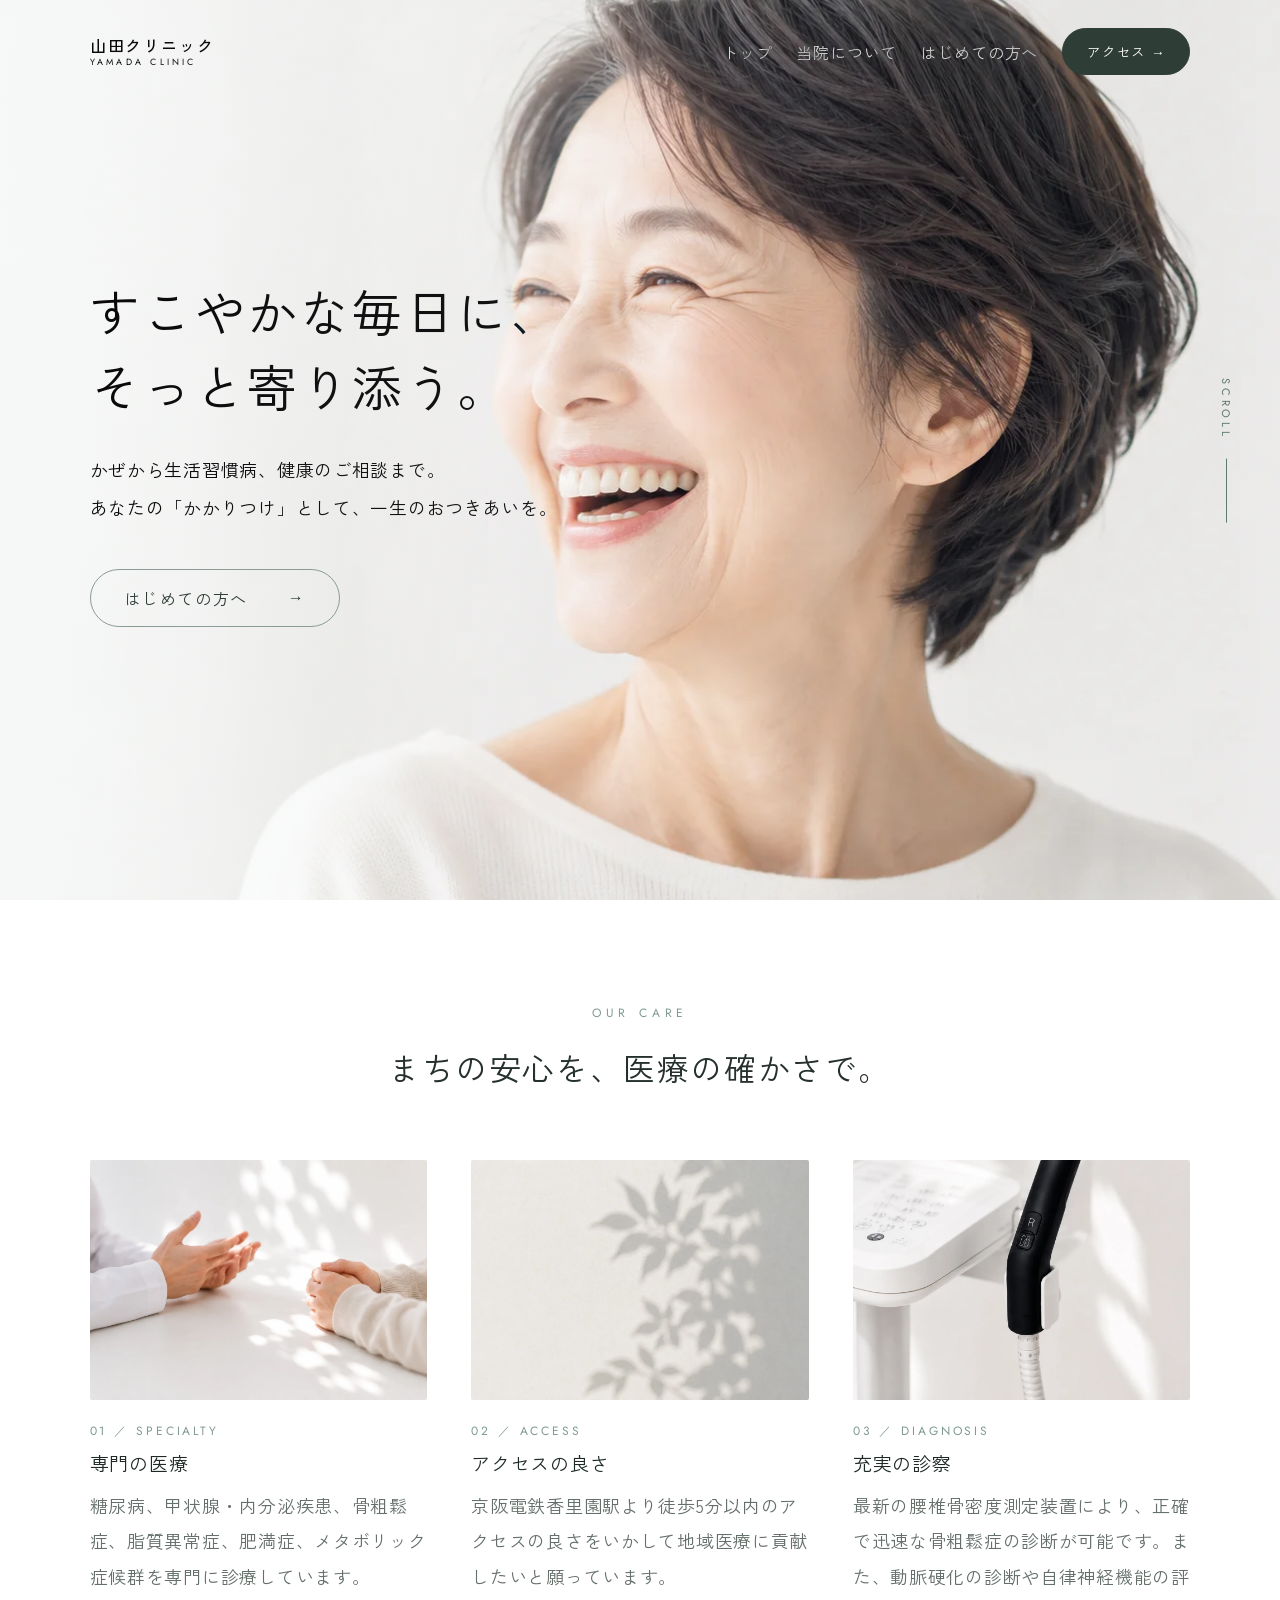
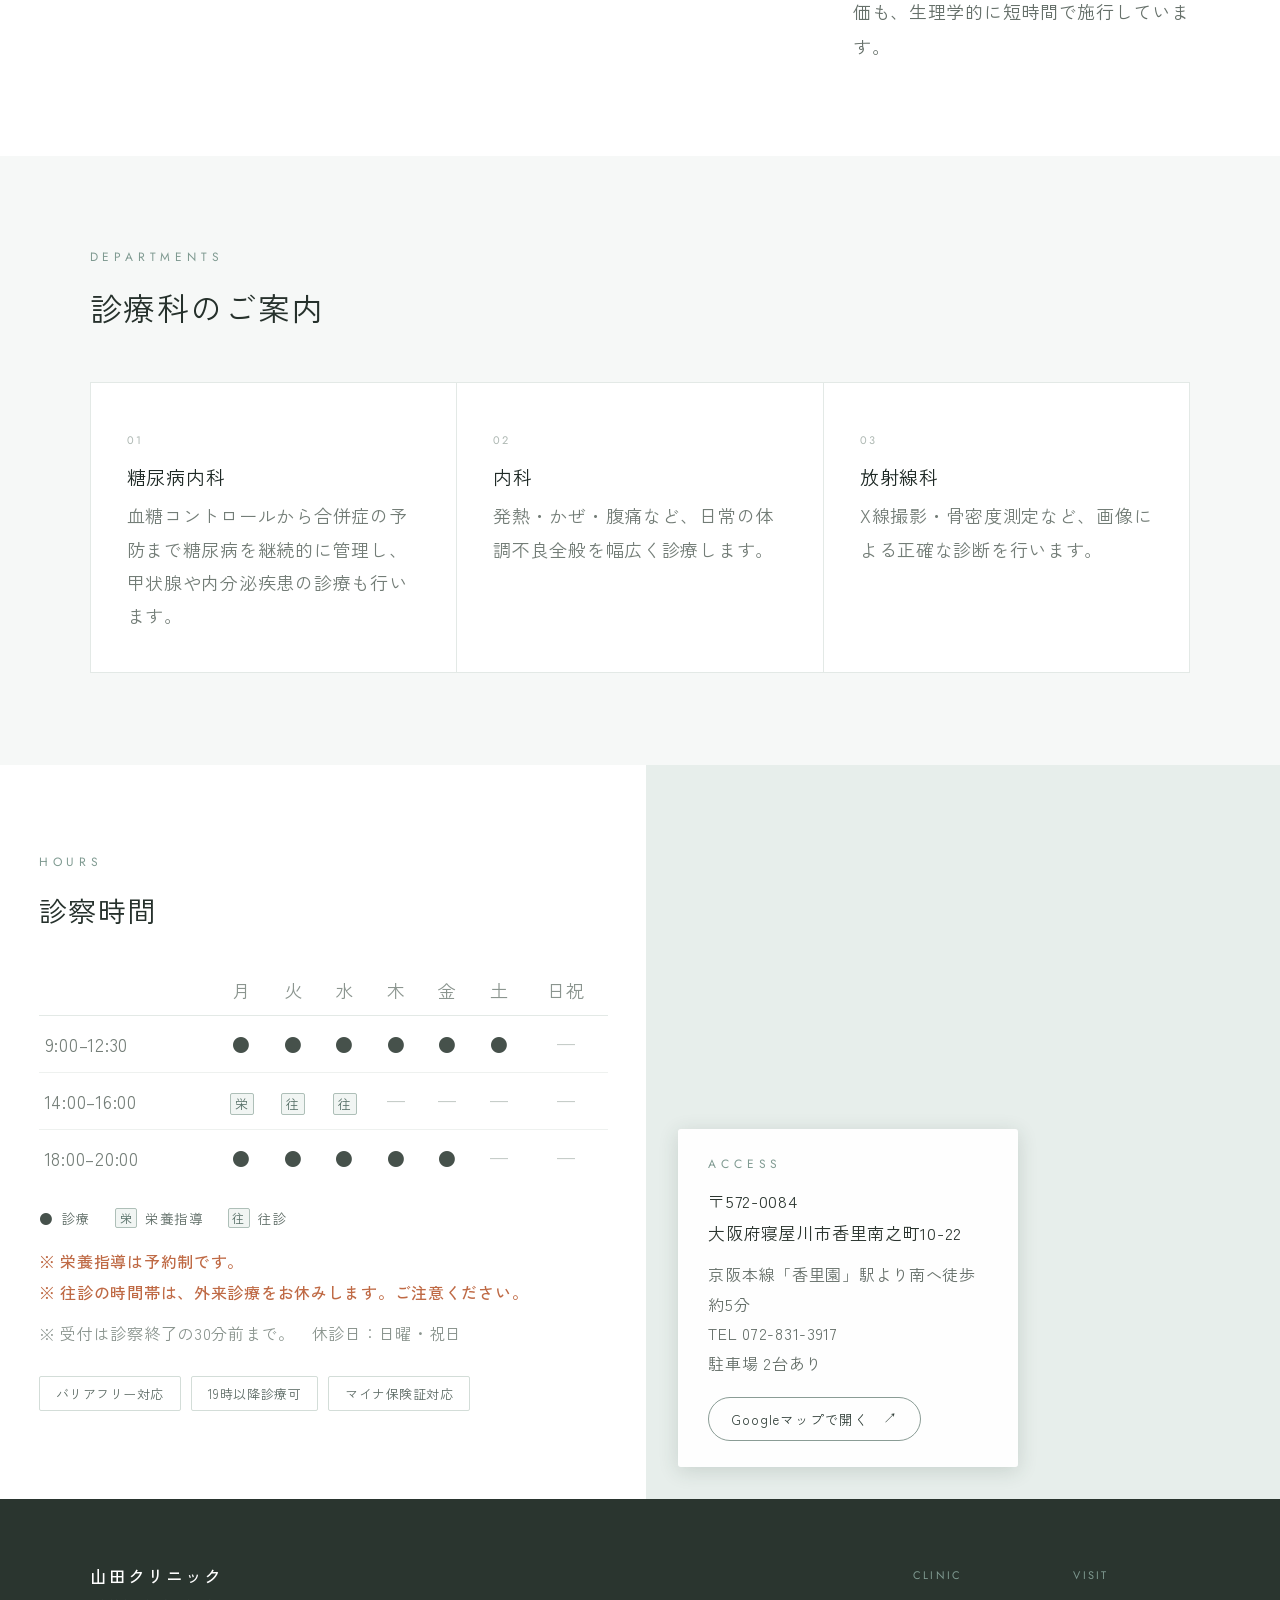
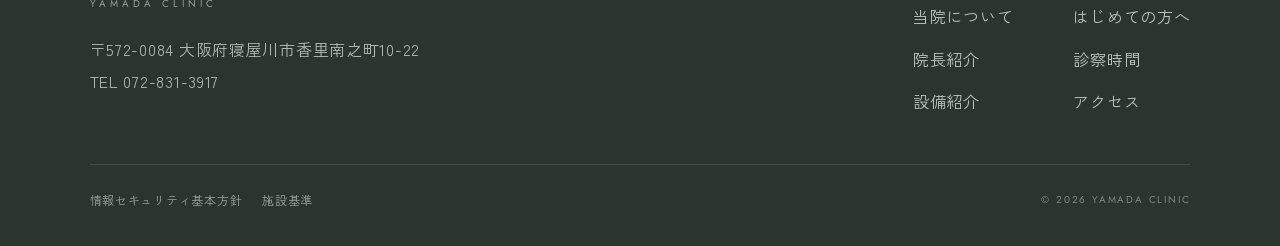
<file: index.html>
<!DOCTYPE html>
<html lang="ja">
<head>
  <meta charset="utf-8">
  <meta name="viewport" content="width=device-width, initial-scale=1">
  <style>x-dc{display:none!important}</style>
  <script src="assets/js/support.js" defer></script>
  <link rel="preload" as="image" href="assets/images/kv/kv-1.webp" media="(min-width:901px)" fetchpriority="high">
  <link rel="preload" as="image" href="assets/images/kv/kv-1-sp.webp" media="(max-width:900px)" fetchpriority="high">
  <link rel="preconnect" href="https://fonts.googleapis.com">
  <link rel="preconnect" href="https://fonts.gstatic.com" crossorigin>
  <link href="https://fonts.googleapis.com/css2?family=Zen+Kaku+Gothic+New:wght@400;500&family=Jost:wght@300;400&display=swap" rel="stylesheet">
  <link rel="stylesheet" href="assets/css/reset.css">
  <link rel="stylesheet" href="assets/css/variables.css">
  <link rel="stylesheet" href="assets/css/base.css">
  <link rel="stylesheet" href="assets/css/components.css">
  <link rel="stylesheet" href="assets/css/layout.css">
</head>
<body class="home">
<x-dc>
<helmet>
<title>山田クリニック｜糖尿病内科・内科・放射線科｜寝屋川市香里園</title>
<meta name="description" content="寝屋川市香里園の山田クリニックです。糖尿病内科・内科・放射線科を診療。京阪香里園駅より徒歩約5分。地域のかかりつけ医として、お一人おひとりに丁寧な診察をいたします。">
<link rel="canonical" href="https://80da.jp/">
<meta property="og:type" content="website">
<meta property="og:site_name" content="山田クリニック">
<meta property="og:title" content="山田クリニック｜糖尿病内科・内科・放射線科｜寝屋川市香里園">
<meta property="og:description" content="寝屋川市香里園の山田クリニックです。糖尿病内科・内科・放射線科を診療。京阪香里園駅より徒歩約5分。地域のかかりつけ医として、お一人おひとりに丁寧な診察をいたします。">
<meta property="og:url" content="https://80da.jp/">
<meta property="og:image" content="https://80da.jp/assets/images/kv/kv-clinic-01.png">
<meta property="og:locale" content="ja_JP">
<meta name="twitter:card" content="summary_large_image">
<meta name="twitter:title" content="山田クリニック｜糖尿病内科・内科・放射線科｜寝屋川市香里園">
<meta name="twitter:description" content="寝屋川市香里園の山田クリニックです。糖尿病内科・内科・放射線科を診療。京阪香里園駅より徒歩約5分。地域のかかりつけ医として、お一人おひとりに丁寧な診察をいたします。">
<meta name="twitter:image" content="https://80da.jp/assets/images/kv/kv-clinic-01.png">
<script type="application/ld+json">
{
  "@context": "https://schema.org",
  "@type": "MedicalClinic",
  "@id": "https://80da.jp/#clinic",
  "name": "山田クリニック",
  "url": "https://80da.jp/",
  "telephone": "072-831-3917",
  "address": {
    "@type": "PostalAddress",
    "postalCode": "572-0084",
    "addressRegion": "大阪府",
    "addressLocality": "寝屋川市",
    "streetAddress": "香里南之町10-22"
  },
  "geo": {
    "@type": "GeoCoordinates",
    "latitude": 34.7819077,
    "longitude": 135.6309742
  },
  "medicalSpecialty": ["糖尿病内科", "内科", "放射線科"],
  "openingHoursSpecification": [
    {
      "@type": "OpeningHoursSpecification",
      "dayOfWeek": ["Monday","Tuesday","Wednesday","Thursday","Friday","Saturday"],
      "opens": "09:00",
      "closes": "12:30"
    },
    {
      "@type": "OpeningHoursSpecification",
      "dayOfWeek": ["Monday","Tuesday","Wednesday","Thursday","Friday"],
      "opens": "18:00",
      "closes": "20:00"
    }
  ]
}
</script>
<script async src="https://www.googletagmanager.com/gtag/js?id=G-8439DBW26K"></script>
<script>window.dataLayer=window.dataLayer||[];function gtag(){dataLayer.push(arguments);}gtag('js',new Date());gtag('config','G-8439DBW26K');</script>
</helmet>

<!-- Mobile toggle (checkbox hack shared by .hd and .hd2 burger labels) -->
<input id="navtoggle" class="navtoggle" type="checkbox" hidden>

<!-- Mobile Menu -->
<div class="mnav">
  <label for="navtoggle" class="mbackdrop"></label>
  <div class="mpanel">
    <label for="navtoggle" class="mclose" aria-label="閉じる">
      <span class="mclose-x">×</span>
      <span class="mclose-t">閉じる</span>
    </label>
    <a href="index.html">トップ</a>
    <a href="about.html">当院について</a>
    <a href="first-visit.html">はじめての方へ</a>
    <a href="index.html#hours">診察時間</a>
    <a href="first-visit.html#access" class="mnav-access">アクセス</a>
    <div class="mfoot">
      <a href="privacy.html">情報セキュリティ基本方針</a>
      <a href="facility.html">施設基準</a>
    </div>
  </div>
</div>

<!-- Hero -->
<div id="top" class="hero">

  <div class="kv-stage">
    <div class="kv-sentinel"></div>
    <div class="kv-slide is-active"><div class="kv-img" id="kv1"></div></div>
    <div class="kv-slide"><div class="kv-img" id="kv2"></div></div>
    <div class="kv-wash"></div>
    <div class="kv-fade"></div>
    <div class="scroll-ind">
      <span class="scroll-label">SCROLL</span>
      <span class="scroll-line"></span>
    </div>
  </div>

  <!-- Transparent overlay header — inside hero so mix-blend-mode blends against KV images -->
  <div class="hd">
    <a href="index.html" class="hd-brand">
      <span class="hd-brand-text">
        <span class="hd-brand-name">山田クリニック</span>
        <span class="hd-brand-en">YAMADA CLINIC</span>
      </span>
    </a>
    <nav class="hd-nav">
      <a href="index.html">トップ</a>
      <a href="about.html">当院について</a>
      <a href="first-visit.html">はじめての方へ</a>
      <a href="first-visit.html#access" class="hd-cta">アクセス <span class="fn-arrow">→</span></a>
    </nav>
    <label for="navtoggle" class="hd-toggle" aria-label="メニュー">
      <span class="hd-bars"><i></i><i></i><i></i></span>
      <span class="hd-blabel">メニュー</span>
    </label>
  </div>

  <div class="hero-copy">
    <h1 class="hero-title">すこやかな毎日に、<br>そっと寄り添う。</h1>
    <p class="hero-lead">
      <span class="lead-pc">かぜから生活習慣病、健康のご相談まで。<br>あなたの「かかりつけ」として、一生のおつきあいを。</span>
      <span class="lead-sp">かぜから生活習慣病まで、<br>地域のかかりつけ医として。</span>
    </p>
    <a href="first-visit.html" class="btn-line">はじめての方へ <span class="fn-arrow">→</span></a>
  </div>

</div>

<!-- Sticky follow header — position:fixed, slides in on scroll -->
<div class="hd2">
  <a href="index.html" class="hd2-brand">
    <span class="hd2-brand-text">
      <span class="hd2-brand-name">山田クリニック</span>
      <span class="hd2-brand-en">YAMADA CLINIC</span>
    </span>
  </a>
  <nav class="hd2-nav">
    <a href="index.html">トップ</a>
    <a href="about.html">当院について</a>
    <a href="first-visit.html">はじめての方へ</a>
    <a href="first-visit.html#access" class="hd2-cta">アクセス <span class="fn-arrow">→</span></a>
  </nav>
  <label for="navtoggle" class="hd2-toggle" aria-label="メニュー">
    <span class="hd-bars"><i></i><i></i><i></i></span>
    <span class="hd-blabel">メニュー</span>
  </label>
</div>

<main class="below-fold">

  <!-- Care -->
  <section class="sec-care">
    <p class="sec-eyebrow">OUR CARE</p>
    <h2 class="sec-h2">まちの安心を、<br class="brsp-top">医療の確かさで。</h2>
    <div class="care-grid">
      <article>
        <div class="care-ph care-ph-1"></div>
        <p class="care-eyebrow">01 ／ SPECIALTY</p>
        <h3 class="care-title">専門の医療</h3>
        <p class="care-desc">糖尿病、甲状腺・内分泌疾患、骨粗鬆症、脂質異常症、肥満症、メタボリック症候群を専門に診療しています。</p>
      </article>
      <article>
        <div class="care-ph care-ph-2"></div>
        <p class="care-eyebrow">02 ／ ACCESS</p>
        <h3 class="care-title">アクセスの良さ</h3>
        <p class="care-desc">京阪電鉄香里園駅より徒歩5分以内のアクセスの良さをいかして地域医療に貢献したいと願っています。</p>
      </article>
      <article>
        <div class="care-ph care-ph-3"></div>
        <p class="care-eyebrow">03 ／ DIAGNOSIS</p>
        <h3 class="care-title">充実の診察</h3>
        <p class="care-desc">最新の腰椎骨密度測定装置により、正確で迅速な骨粗鬆症の診断が可能です。また、動脈硬化の診断や自律神経機能の評価も、生理学的に短時間で施行しています。</p>
      </article>
    </div>
  </section>

  <!-- Departments -->
  <section class="sec-dept">
    <div class="dept-head">
      <div>
        <p class="sec-eyebrow">DEPARTMENTS</p>
        <h2 class="sec-h2">診療科のご案内</h2>
      </div>
    </div>
    <div class="dept-grid">
      <article class="dept-item">
        <span class="dept-num">01</span>
        <h3 class="dept-name">糖尿病内科</h3>
        <p class="dept-desc">血糖コントロールから合併症の予防まで糖尿病を継続的に管理し、甲状腺や内分泌疾患の診療も行います。</p>
      </article>
      <article class="dept-item">
        <span class="dept-num">02</span>
        <h3 class="dept-name">内科</h3>
        <p class="dept-desc">発熱・かぜ・腹痛など、日常の体調不良全般を幅広く診療します。</p>
      </article>
      <article class="dept-item">
        <span class="dept-num">03</span>
        <h3 class="dept-name">放射線科</h3>
        <p class="dept-desc">X線撮影・骨密度測定など、画像による正確な診断を行います。</p>
      </article>
    </div>
  </section>

  <!-- Hours & Access -->
  <section class="ha-grid" id="hours">
    <div class="ha-hours">
      <p class="sec-eyebrow">HOURS</p>
      <h2 class="sec-h2">診察時間</h2>
      <div class="hours-notice" data-expires="2026-08-15">
        <span class="hours-notice-label">お知らせ</span>
        <span class="hours-notice-sep"></span>
        <span class="hours-notice-text">8/12(水)〜8/15(土)は夏期休診です</span>
      </div>
      <table class="hours-table">
        <thead>
          <tr>
            <th></th><th>月</th><th>火</th><th>水</th><th>木</th><th>金</th><th>土</th><th>日祝</th>
          </tr>
        </thead>
        <tbody>
          <tr>
            <td class="hours-time">9:00–12:30</td>
            <td class="hours-cell">●</td>
            <td class="hours-cell">●</td>
            <td class="hours-cell">●</td>
            <td class="hours-cell">●</td>
            <td class="hours-cell">●</td>
            <td class="hours-cell">●</td>
            <td class="hours-cell hours-closed">—</td>
          </tr>
          <tr>
            <td class="hours-time">14:00–16:00</td>
            <td class="hours-cell"><span class="badge-label">栄</span></td>
            <td class="hours-cell"><span class="badge-label">往</span></td>
            <td class="hours-cell"><span class="badge-label">往</span></td>
            <td class="hours-cell hours-closed">—</td>
            <td class="hours-cell hours-closed">—</td>
            <td class="hours-cell hours-closed">—</td>
            <td class="hours-cell hours-closed">—</td>
          </tr>
          <tr>
            <td class="hours-time hours-time-last">18:00–20:00</td>
            <td class="hours-cell-last">●</td>
            <td class="hours-cell-last">●</td>
            <td class="hours-cell-last">●</td>
            <td class="hours-cell-last">●</td>
            <td class="hours-cell-last">●</td>
            <td class="hours-cell-last hours-closed">—</td>
            <td class="hours-cell-last hours-closed">—</td>
          </tr>
        </tbody>
      </table>
      <div class="hours-legend">
        <span class="hours-legend-item"><span class="hours-legend-dot">●</span>診療</span>
        <span class="hours-legend-item"><span class="badge-label-sm">栄</span>栄養指導</span>
        <span class="hours-legend-item"><span class="badge-label-sm">往</span>往診</span>
      </div>
      <p class="hours-note-warn">※ 栄養指導は予約制です。<br>※ 往診の時間帯は、外来診療をお休みします。ご注意ください。</p>
      <p class="hours-note">※ 受付は診察終了の30分前まで。　休診日：日曜・祝日</p>
      <div class="info-tags">
        <span class="info-tag">バリアフリー対応</span>
        <span class="info-tag">19時以降診療可</span>
        <span class="info-tag">マイナ保険証対応</span>
      </div>
    </div>

    <div class="access-mobile">
      <p class="sec-eyebrow">ACCESS</p>
      <p class="access-addr">〒572-0084<br>大阪府寢屋川市香里南之町10-22</p>
      <p class="access-info">京阪本線「香里園」駅より南へ徒歩約5分<br>TEL 072-831-3917<br>駐車場 2台あり</p>
    </div>

    <div class="ha-map">
      <iframe src="https://www.google.com/maps?q=%E5%AF%9D%E5%B1%8B%E5%B7%9D%E5%B8%82%E9%A6%99%E9%87%8C%E5%8D%97%E4%B9%8B%E7%94%BA10-22&z=16&hl=ja&output=embed" title="山田クリニックの地図" loading="lazy" referrerpolicy="no-referrer-when-downgrade" class="map-iframe"></iframe>
      <div class="access-card">
        <p class="sec-eyebrow">ACCESS</p>
        <p class="access-addr">〒572-0084<br>大阪府寝屋川市香里南之町10-22</p>
        <p class="access-info">京阪本線「香里園」駅より南へ徒歩約5分<br>TEL 072-831-3917<br>駐車場 2台あり</p>
        <a href="https://www.google.com/maps/search/?api=1&query=34.7819077,135.6309742" target="_blank" rel="noopener" class="btn-line">Googleマップで開く <span class="fn-arrow">↗</span></a>
      </div>
    </div>
  </section>

</main>

<!-- Footer -->
<footer class="site-footer">
  <div class="foot-row">
    <div>
      <div class="foot-brand-name">山田クリニック</div>
      <div class="foot-brand-en">YAMADA CLINIC</div>
      <div class="foot-addr">〒572-0084 大阪府寝屋川市香里南之町10-22<br>TEL 072-831-3917</div>
    </div>
    <nav class="foot-links">
      <div class="foot-col">
        <div class="foot-col-title">CLINIC</div>
        <a href="about.html">当院について</a>
        <a href="about.html#doctor">院長紹介</a>
        <a href="about.html#equipment">設備紹介</a>
      </div>
      <div class="foot-col">
        <div class="foot-col-title">VISIT</div>
        <a href="first-visit.html">はじめての方へ</a>
        <a href="index.html#hours">診察時間</a>
        <a href="first-visit.html#access">アクセス</a>
      </div>
    </nav>
  </div>
  <div class="foot-bottom">
    <div class="foot-legal">
      <a href="privacy.html">情報セキュリティ基本方針</a>
      <a href="facility.html">施設基準</a>
    </div>
    <div class="foot-copy">© 2026 YAMADA CLINIC</div>
  </div>
</footer>

</x-dc>
</body>
</html>
</file>
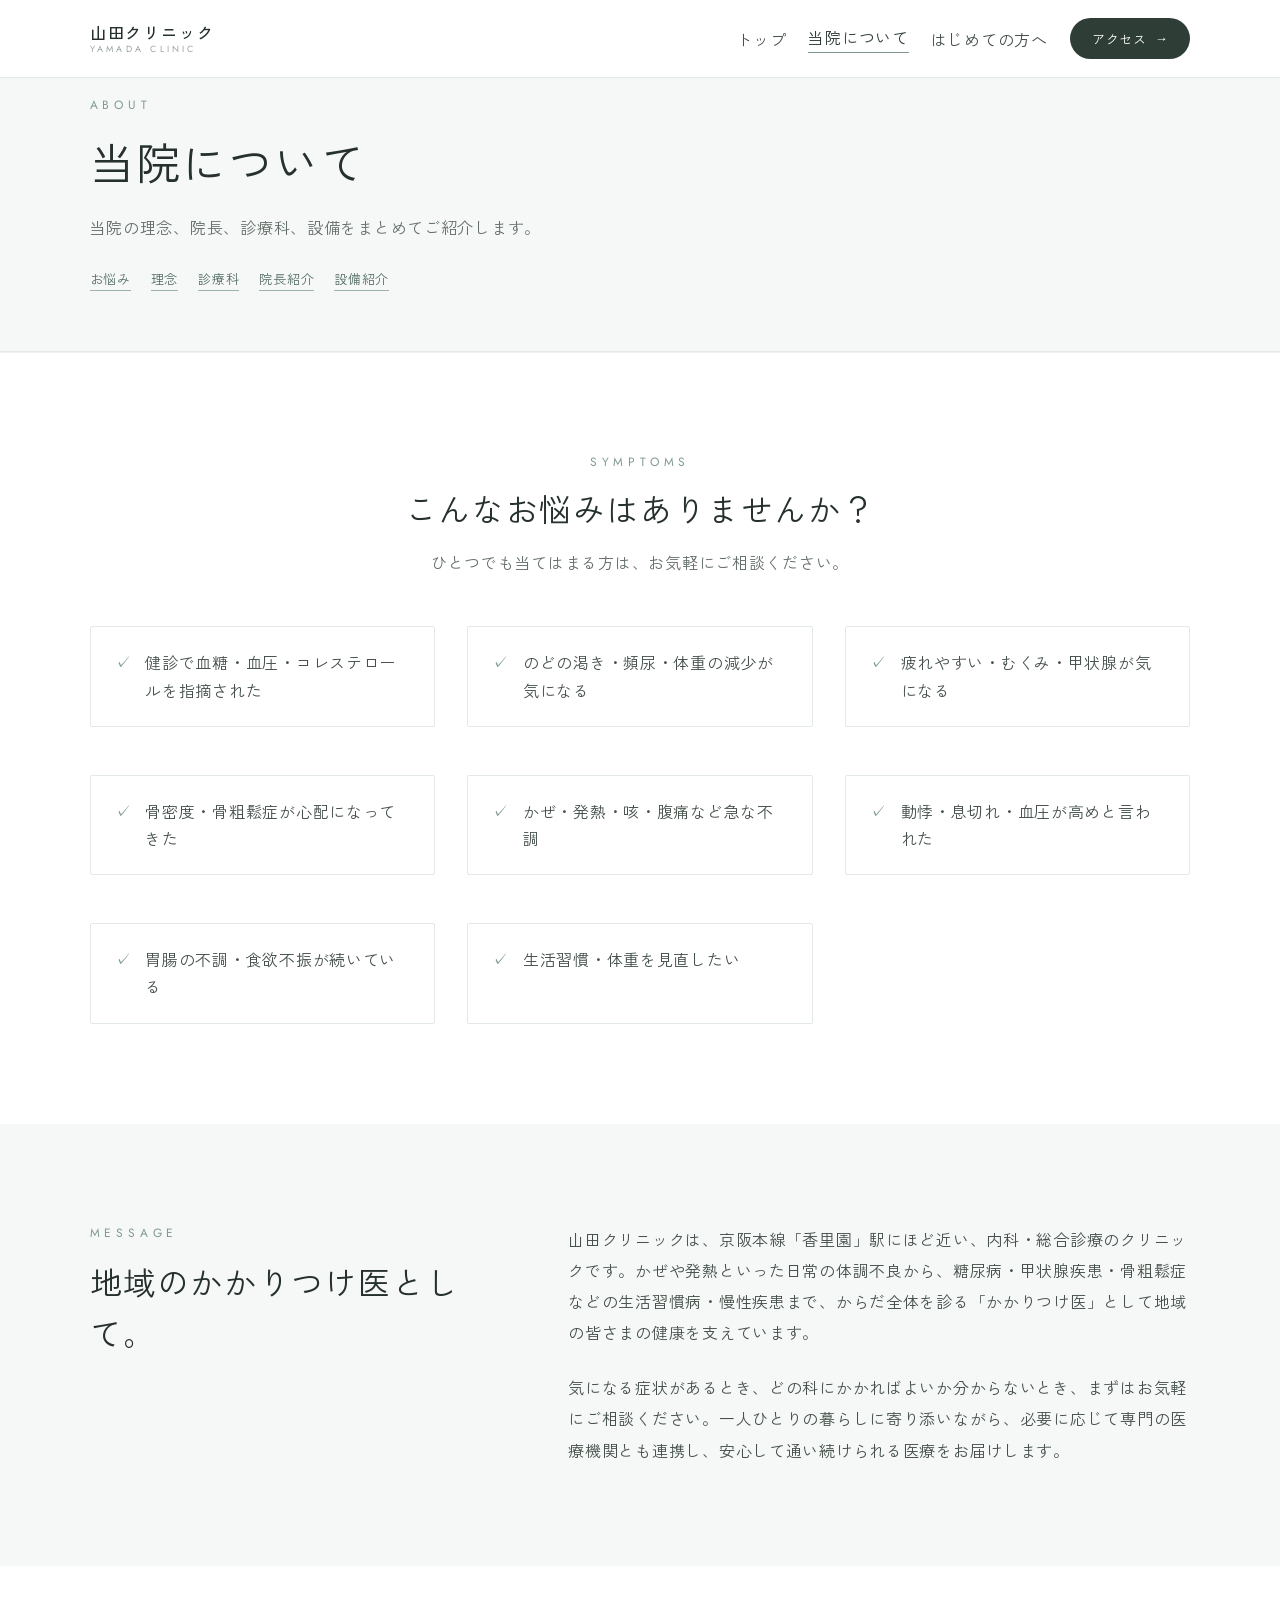
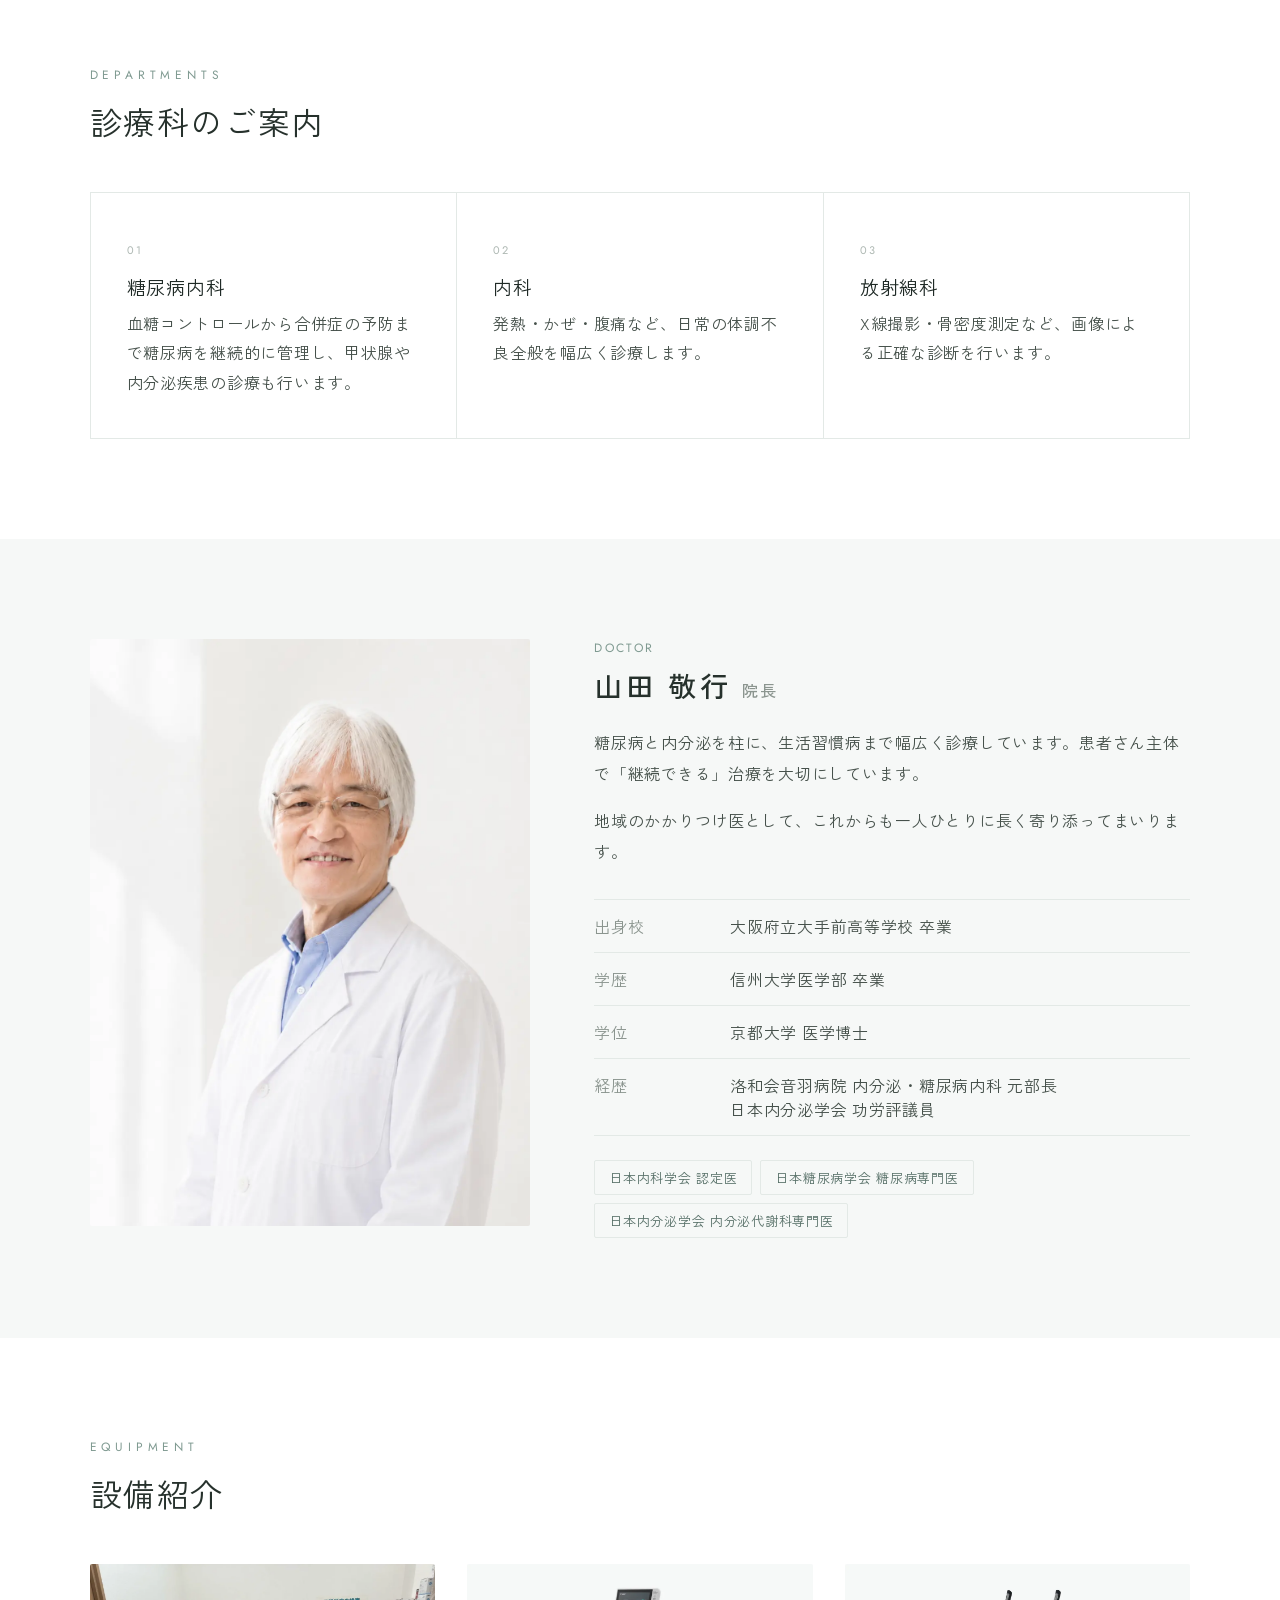
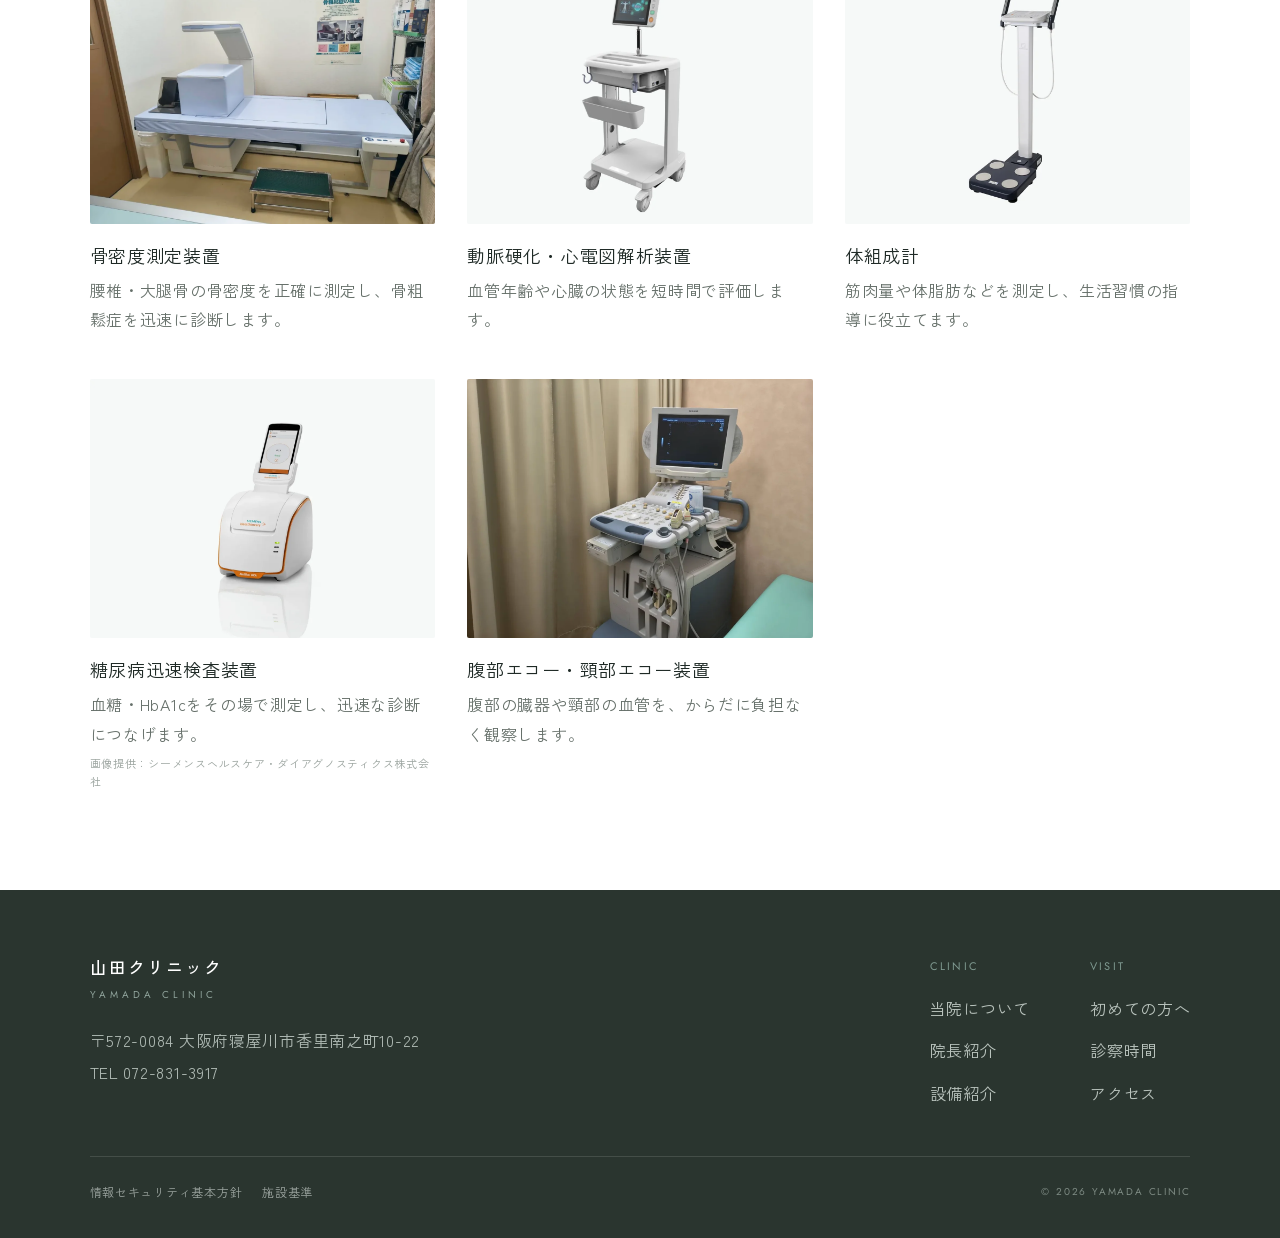
<file: about.html>
<!DOCTYPE html>
<html lang="ja">
<head>
  <meta charset="utf-8">
  <meta name="viewport" content="width=device-width, initial-scale=1">
  <style>x-dc{display:none!important}</style>
  <script src="assets/js/support.js" defer></script>
</head>
<body id="about" class="subpage">
<x-dc>
<helmet>
<link rel="preconnect" href="https://fonts.googleapis.com">
<link rel="preconnect" href="https://fonts.gstatic.com" crossorigin>
<link href="https://fonts.googleapis.com/css2?family=Zen+Kaku+Gothic+New:wght@400;500&family=Jost:wght@300;400&display=swap" rel="stylesheet">
<link rel="stylesheet" href="assets/css/reset.css">
<link rel="stylesheet" href="assets/css/variables.css">
<link rel="stylesheet" href="assets/css/base.css">
<link rel="stylesheet" href="assets/css/components.css">
<link rel="stylesheet" href="assets/css/pages.css">
<title>当院について｜山田クリニック｜寝屋川市香里園</title>
<meta name="description" content="山田クリニックの診療方針・院長紹介・診療科・設備についてご案内します。糖尿病専門医が在籍し、大阪府寝屋川市の地域医療を支えるかかりつけクリニックです。">
<link rel="canonical" href="https://80da.jp/about.html">
<meta property="og:type" content="website">
<meta property="og:site_name" content="山田クリニック">
<meta property="og:title" content="当院について｜山田クリニック｜寝屋川市香里園">
<meta property="og:description" content="山田クリニックの診療方針・院長紹介・診療科・設備についてご案内します。糖尿病専門医が在籍し、大阪府寝屋川市の地域医療を支えるかかりつけクリニックです。">
<meta property="og:url" content="https://80da.jp/about.html">
<meta property="og:image" content="https://80da.jp/assets/images/kv/kv-clinic-01.png">
<meta property="og:locale" content="ja_JP">
<meta name="twitter:card" content="summary_large_image">
<meta name="twitter:title" content="当院について｜山田クリニック｜寝屋川市香里園">
<meta name="twitter:description" content="山田クリニックの診療方針・院長紹介・診療科・設備についてご案内します。糖尿病専門医が在籍し、大阪府寝屋川市の地域医療を支えるかかりつけクリニックです。">
<meta name="twitter:image" content="https://80da.jp/assets/images/kv/kv-clinic-01.png">
<script type="application/ld+json">
{
  "@context": "https://schema.org",
  "@type": "MedicalClinic",
  "@id": "https://80da.jp/#clinic",
  "name": "山田クリニック",
  "url": "https://80da.jp/",
  "telephone": "072-831-3917",
  "address": {
    "@type": "PostalAddress",
    "postalCode": "572-0084",
    "addressRegion": "大阪府",
    "addressLocality": "寝屋川市",
    "streetAddress": "香里南之町10-22"
  },
  "medicalSpecialty": ["糖尿病内科", "内科", "放射線科"],
  "employee": {
    "@type": "Physician",
    "name": "山田 敬行",
    "jobTitle": "院長"
  }
}
</script>
<script async src="https://www.googletagmanager.com/gtag/js?id=G-8439DBW26K"></script>
<script>window.dataLayer=window.dataLayer||[];function gtag(){dataLayer.push(arguments);}gtag('js',new Date());gtag('config','G-8439DBW26K');</script>
</helmet>

<input id="navtoggle" class="navtoggle" type="checkbox" hidden>
<header class="site-header">
  <a href="index.html" class="brand-link">
    <span class="brand-text">
      <span class="brand-name">山田クリニック</span>
      <span class="brand-en">YAMADA CLINIC</span>
    </span>
  </a>
  <nav class="nav">
    <a href="index.html">トップ</a>
    <a href="about.html" class="nav-active">当院について</a>
    <a href="first-visit.html">はじめての方へ</a>
    <a href="first-visit.html#access" class="cta">アクセス <span class="fn-arrow">→</span></a>
  </nav>
  <label for="navtoggle" class="burger" aria-label="メニュー"><span class="bars"><i></i><i></i><i></i></span><span class="blabel">メニュー</span></label>
</header>

<div class="mnav">
  <label for="navtoggle" class="mbackdrop"></label>
  <div class="mpanel">
    <label for="navtoggle" class="mclose" aria-label="閉じる"><span class="mclose-x">×</span><span class="mclose-t">閉じる</span></label>
    <a href="index.html">トップ</a>
    <a href="about.html">当院について</a>
    <a href="first-visit.html">はじめての方へ</a>
    <a href="index.html#hours">診察時間</a>
    <a href="first-visit.html#access" class="mnav-access">アクセス</a>
    <div class="mfoot">
      <a href="privacy.html">情報セキュリティ基本方針</a>
      <a href="facility.html">施設基準</a>
    </div>
  </div>
</div>

<main>

  <!-- Page Hero -->
  <div class="page-hero">
    <div class="page-hero-inner">
      <div class="page-eyebrow">ABOUT</div>
      <h1 class="page-title">当院について</h1>
      <p class="page-desc">当院の理念、院長、診療科、設備をまとめてご紹介します。</p>
      <div class="page-links">
        <a href="#symptoms" class="page-link">お悩み</a>
        <a href="#message" class="page-link">理念</a>
        <a href="#departments" class="page-link">診療科</a>
        <a href="#doctor" class="page-link">院長紹介</a>
        <a href="#equipment" class="page-link">設備紹介</a>
      </div>
    </div>
  </div>

  <!-- Symptoms -->
  <section id="symptoms" class="sec-symptoms">
    <div class="sec-head-center">
      <div class="sec-eyebrow-about">SYMPTOMS</div>
      <h2 class="sec-h2-about">こんなお悩みは<br class="brsp">ありませんか？</h2>
      <p class="sec-lead">ひとつでも当てはまる方は、<br class="brsp">お気軽にご相談ください。</p>
    </div>
    <div class="grid3 inner-wrap">
      <article class="symptom-item"><span class="symptom-check">✓</span><span class="symptom-text">健診で血糖・血圧・コレステロールを指摘された</span></article>
      <article class="symptom-item"><span class="symptom-check">✓</span><span class="symptom-text">のどの渇き・頻尿・体重の減少が気になる</span></article>
      <article class="symptom-item"><span class="symptom-check">✓</span><span class="symptom-text">疲れやすい・むくみ・甲状腺が気になる</span></article>
      <article class="symptom-item"><span class="symptom-check">✓</span><span class="symptom-text">骨密度・骨粗鬆症が心配になってきた</span></article>
      <article class="symptom-item"><span class="symptom-check">✓</span><span class="symptom-text">かぜ・発熱・咳・腹痛など急な不調</span></article>
      <article class="symptom-item"><span class="symptom-check">✓</span><span class="symptom-text">動悸・息切れ・血圧が高めと言われた</span></article>
      <article class="symptom-item"><span class="symptom-check">✓</span><span class="symptom-text">胃腸の不調・食欲不振が続いている</span></article>
      <article class="symptom-item"><span class="symptom-check">✓</span><span class="symptom-text">生活習慣・体重を見直したい</span></article>
    </div>
  </section>

  <!-- Message -->
  <section id="message" class="sec-message">
    <div class="greet inner-wrap">
      <div>
        <div class="sec-eyebrow-about">MESSAGE</div>
        <h2 class="sec-h2-about">地域のかかりつけ医として。</h2>
      </div>
      <div class="sec-body-group">
        <p class="sec-body">山田クリニックは、京阪本線「香里園」駅にほど近い、内科・総合診療のクリニックです。かぜや発熱といった日常の体調不良から、糖尿病・甲状腺疾患・骨粗鬆症などの生活習慣病・慢性疾患まで、からだ全体を診る「かかりつけ医」として地域の皆さまの健康を支えています。</p>
        <p class="sec-body">気になる症状があるとき、どの科にかかればよいか分からないとき、まずはお気軽にご相談ください。一人ひとりの暮らしに寄り添いながら、必要に応じて専門の医療機関とも連携し、安心して通い続けられる医療をお届けします。</p>
      </div>
    </div>
  </section>

  <!-- Departments -->
  <section id="departments" class="sec-departments">
    <div class="sec-head">
      <div class="sec-eyebrow-about">DEPARTMENTS</div>
      <h2 class="sec-h2-about">診療科のご案内</h2>
    </div>
    <div class="grid2 inner-wrap">
      <article class="dept-item">
        <span class="dept-num">01</span>
        <div class="dept-name">糖尿病内科</div>
        <p class="dept-desc">血糖コントロールから合併症の予防まで糖尿病を継続的に管理し、甲状腺や内分泌疾患の診療も行います。</p>
      </article>
      <article class="dept-item">
        <span class="dept-num">02</span>
        <div class="dept-name">内科</div>
        <p class="dept-desc">発熱・かぜ・腹痛など、日常の体調不良全般を幅広く診療します。</p>
      </article>
      <article class="dept-item">
        <span class="dept-num">03</span>
        <div class="dept-name">放射線科</div>
        <p class="dept-desc">X線撮影・骨密度測定など、画像による正確な診断を行います。</p>
      </article>
    </div>
  </section>

  <!-- Doctor -->
  <section id="doctor" class="sec-doctor">
    <div class="doc inner-wrap">
      <div class="doc-photo"></div>
      <div>
        <div class="doc-eyebrow">DOCTOR</div>
        <div class="doc-name">山田 敬行 <span class="doc-title">院長</span></div>
        <div class="doc-bio">
          <p class="doc-bio-p">糖尿病と内分泌を柱に、生活習慣病まで幅広く診療しています。患者さん主体で「継続できる」治療を大切にしています。</p>
          <p class="doc-bio-p">地域のかかりつけ医として、これからも一人ひとりに長く寄り添ってまいります。</p>
        </div>
        <div class="doc-career">
          <div class="career">
            <div class="career-label">出身校</div>
            <div class="career-value">大阪府立大手前高等学校 卒業</div>
          </div>
          <div class="career">
            <div class="career-label">学歴</div>
            <div class="career-value">信州大学医学部 卒業</div>
          </div>
          <div class="career">
            <div class="career-label">学位</div>
            <div class="career-value">京都大学 医学博士</div>
          </div>
          <div class="career">
            <div class="career-label">経歴</div>
            <div class="career-value">洛和会音羽病院 内分泌・糖尿病内科 元部長<br>日本内分泌学会 功労評議員</div>
          </div>
        </div>
        <div class="doc-certs">
          <span class="cert-badge">日本内科学会 認定医</span>
          <span class="cert-badge">日本糖尿病学会 糖尿病専門医</span>
          <span class="cert-badge">日本内分泌学会 内分泌代謝科専門医</span>
        </div>
      </div>
    </div>
  </section>

  <!-- Equipment -->
  <section id="equipment" class="sec-equipment">
    <div class="sec-head">
      <div class="sec-eyebrow-about">EQUIPMENT</div>
      <h2 class="sec-h2-about">設備紹介</h2>
    </div>
    <div class="grideq inner-wrap">
      <article class="eq-item">
        <div class="eq-photo eq-ph-bmd"></div>
        <div class="eq-name">骨密度測定装置</div>
        <p class="eq-desc">腰椎・大腿骨の骨密度を正確に測定し、骨粗鬆症を迅速に診断します。</p>
      </article>
      <article class="eq-item">
        <div class="eq-photo eq-ph-abi"></div>
        <div class="eq-name">動脈硬化・心電図解析装置</div>
        <p class="eq-desc">血管年齢や心臓の状態を短時間で評価します。</p>
      </article>
      <article class="eq-item">
        <div class="eq-photo eq-ph-bca"></div>
        <div class="eq-name">体組成計</div>
        <p class="eq-desc">筋肉量や体脂肪などを測定し、生活習慣の指導に役立てます。</p>
      </article>
      <article class="eq-item">
        <div class="eq-photo eq-ph-diabetes"></div>
        <div class="eq-name">糖尿病迅速検査装置</div>
        <p class="eq-desc">血糖・HbA1cをその場で測定し、迅速な診断につなげます。</p>
        <p class="eq-note">画像提供：シーメンスヘルスケア・ダイアグノスティクス株式会社</p>
      </article>
      <article class="eq-item">
        <div class="eq-photo eq-ph-echo"></div>
        <div class="eq-name">腹部エコー・頸部エコー装置</div>
        <p class="eq-desc">腹部の臓器や頸部の血管を、からだに負担なく観察します。</p>
      </article>
    </div>
  </section>

</main>

<!-- Footer -->
<footer class="site-footer">
  <div class="foot-row">
    <div>
      <div class="foot-brand-name">山田クリニック</div>
      <div class="foot-brand-en">YAMADA CLINIC</div>
      <div class="foot-addr">〒572-0084 大阪府寝屋川市香里南之町10-22<br>TEL 072-831-3917</div>
    </div>
    <nav class="foot-links">
      <div class="foot-col">
        <div class="foot-col-title">CLINIC</div>
        <a href="about.html">当院について</a>
        <a href="about.html#doctor">院長紹介</a>
        <a href="about.html#equipment">設備紹介</a>
      </div>
      <div class="foot-col">
        <div class="foot-col-title">VISIT</div>
        <a href="first-visit.html">初めての方へ</a>
        <a href="index.html#hours">診察時間</a>
        <a href="first-visit.html#access">アクセス</a>
      </div>
    </nav>
  </div>
  <div class="foot-bottom">
    <div class="foot-legal">
      <a href="privacy.html">情報セキュリティ基本方針</a>
      <a href="facility.html">施設基準</a>
    </div>
    <div class="foot-copy">© 2026 YAMADA CLINIC</div>
  </div>
</footer>

</x-dc>
</body>
</html>
</file>
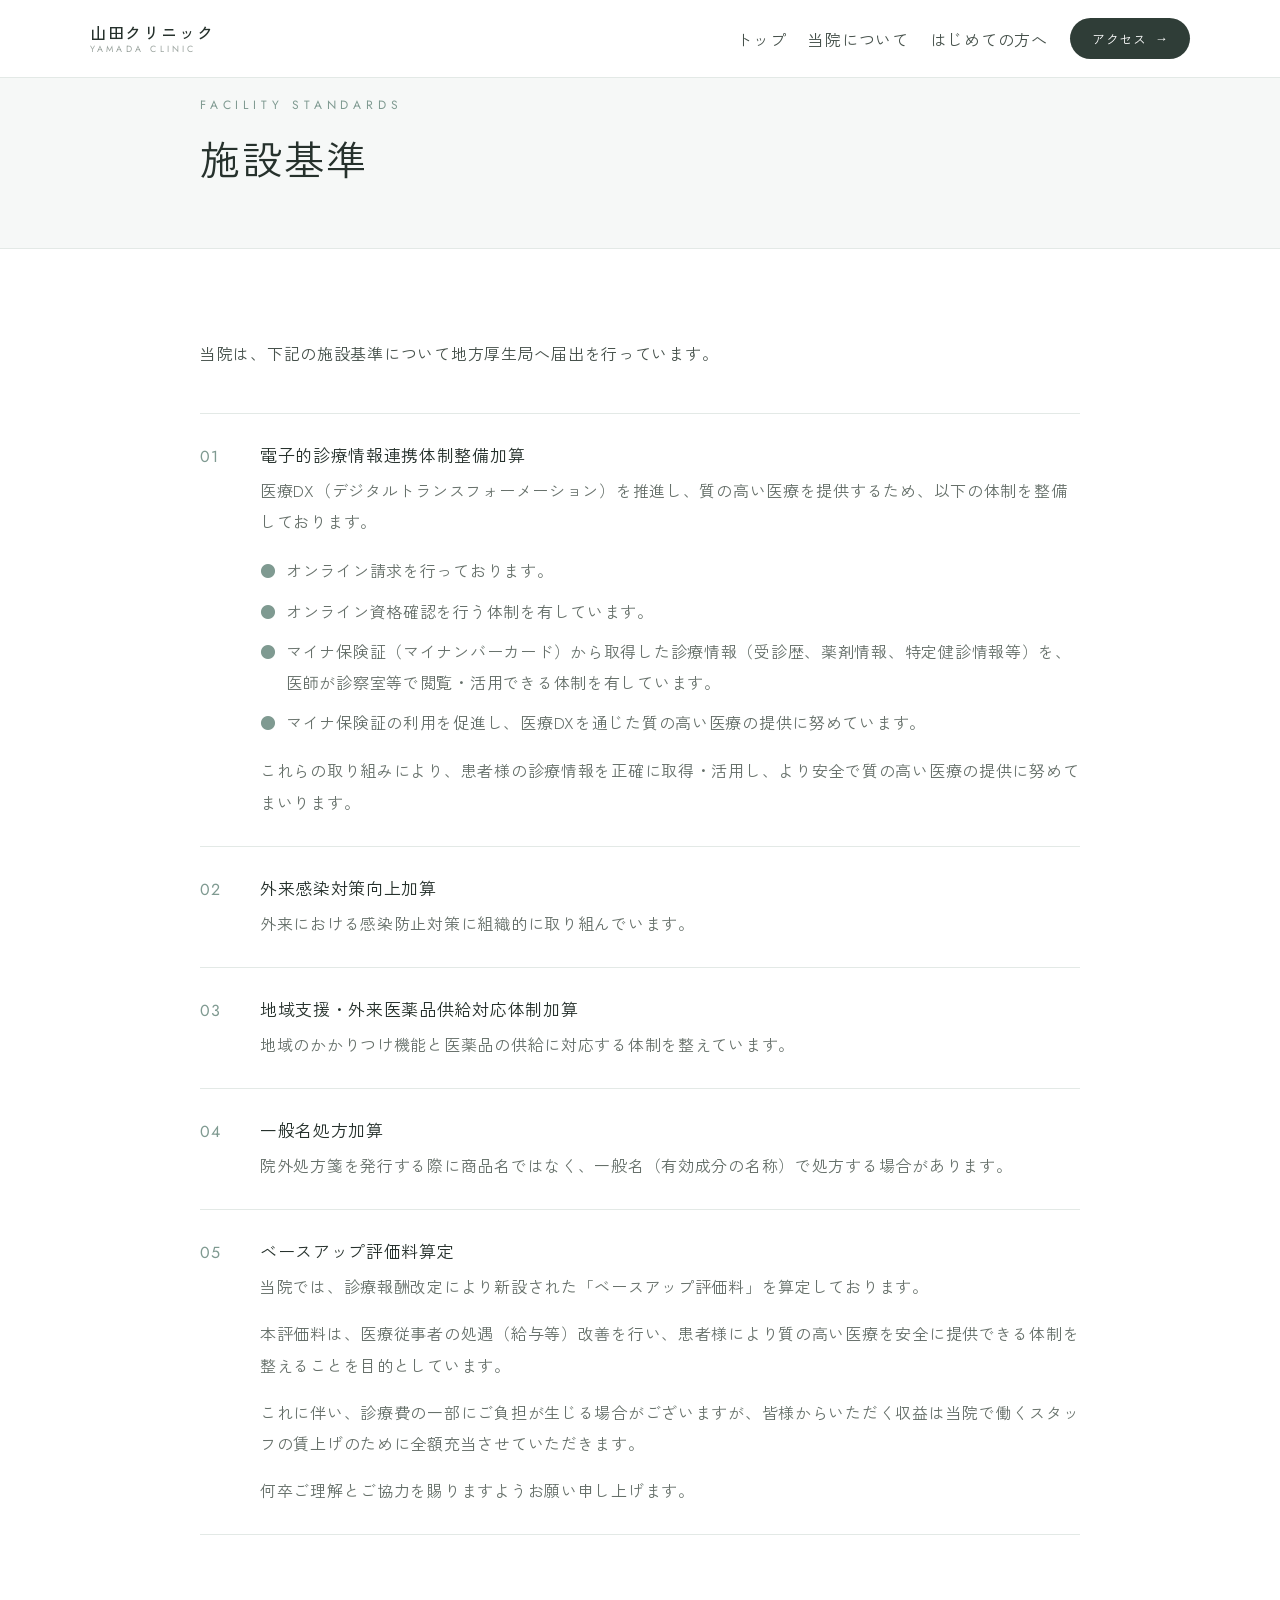
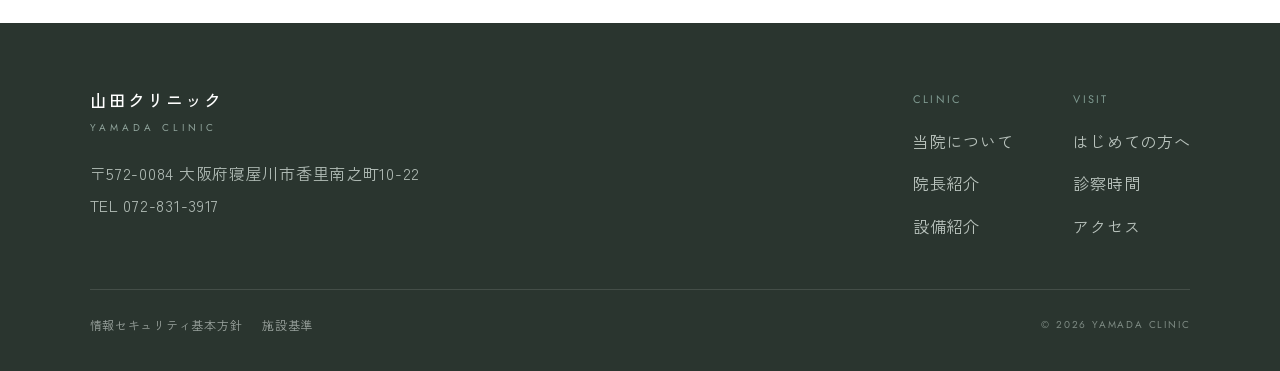
<file: facility.html>
<!DOCTYPE html>
<html lang="ja">
<head>
  <meta charset="utf-8">
  <meta name="viewport" content="width=device-width, initial-scale=1">
  <style>x-dc{display:none!important}</style>
  <script src="assets/js/support.js" defer></script>
</head>
<body class="subpage">
<x-dc>
<helmet>
<link rel="preconnect" href="https://fonts.googleapis.com">
<link rel="preconnect" href="https://fonts.gstatic.com" crossorigin>
<link href="https://fonts.googleapis.com/css2?family=Zen+Kaku+Gothic+New:wght@400;500&family=Jost:wght@300;400&display=swap" rel="stylesheet">
<link rel="stylesheet" href="assets/css/reset.css">
<link rel="stylesheet" href="assets/css/variables.css">
<link rel="stylesheet" href="assets/css/base.css">
<link rel="stylesheet" href="assets/css/components.css">
<title>施設基準｜山田クリニック｜寝屋川市</title>
<meta name="description" content="山田クリニックが地方厚生局へ届出を行っている施設基準の一覧です。電子的診療情報連携・明細書発行体制・医療DX推進体制整備などに対応しています。">
<link rel="canonical" href="https://80da.jp/facility.html">
<meta property="og:type" content="website">
<meta property="og:site_name" content="山田クリニック">
<meta property="og:title" content="施設基準｜山田クリニック｜寝屋川市">
<meta property="og:description" content="山田クリニックが地方厚生局へ届出を行っている施設基準の一覧です。電子的診療情報連携・明細書発行体制・医療DX推進体制整備などに対応しています。">
<meta property="og:url" content="https://80da.jp/facility.html">
<meta property="og:image" content="https://80da.jp/assets/images/kv/kv-clinic-01.png">
<meta property="og:locale" content="ja_JP">
<meta name="twitter:card" content="summary_large_image">
<meta name="twitter:title" content="施設基準｜山田クリニック｜寝屋川市">
<meta name="twitter:description" content="山田クリニックが地方厚生局へ届出を行っている施設基準の一覧です。電子的診療情報連携・明細書発行体制・医療DX推進体制整備などに対応しています。">
<meta name="twitter:image" content="https://80da.jp/assets/images/kv/kv-clinic-01.png">
<script type="application/ld+json">
{
  "@context": "https://schema.org",
  "@type": "MedicalClinic",
  "@id": "https://80da.jp/#clinic",
  "name": "山田クリニック",
  "url": "https://80da.jp/",
  "telephone": "072-831-3917",
  "address": {
    "@type": "PostalAddress",
    "postalCode": "572-0084",
    "addressRegion": "大阪府",
    "addressLocality": "寝屋川市",
    "streetAddress": "香里南之町10-22"
  }
}
</script>
<script async src="https://www.googletagmanager.com/gtag/js?id=G-8439DBW26K"></script>
<script>window.dataLayer=window.dataLayer||[];function gtag(){dataLayer.push(arguments);}gtag('js',new Date());gtag('config','G-8439DBW26K');</script>
</helmet>

<input id="navtoggle" class="navtoggle" type="checkbox" hidden>
<header class="site-header">
  <a href="index.html" class="brand-link">
    <span class="brand-text">
      <span class="brand-name">山田クリニック</span>
      <span class="brand-en">YAMADA CLINIC</span>
    </span>
  </a>
  <nav class="nav">
    <a href="index.html">トップ</a>
    <a href="about.html">当院について</a>
    <a href="first-visit.html">はじめての方へ</a>
    <a href="first-visit.html#access" class="cta">アクセス <span class="fn-arrow">→</span></a>
  </nav>
  <label for="navtoggle" class="burger" aria-label="メニュー"><span class="bars"><i></i><i></i><i></i></span><span class="blabel">メニュー</span></label>
</header>

<div class="mnav">
  <label for="navtoggle" class="mbackdrop"></label>
  <div class="mpanel">
    <label for="navtoggle" class="mclose" aria-label="閉じる"><span class="mclose-x">×</span><span class="mclose-t">閉じる</span></label>
    <a href="index.html">トップ</a>
    <a href="about.html">当院について</a>
    <a href="first-visit.html">はじめての方へ</a>
    <a href="index.html#hours">診察時間</a>
    <a href="first-visit.html#access" class="mnav-access">アクセス</a>
    <div class="mfoot">
      <a href="privacy.html">情報セキュリティ基本方針</a>
      <a href="facility.html">施設基準</a>
    </div>
  </div>
</div>

<main>

  <!-- Page Hero -->
  <div class="page-hero">
    <div class="page-hero-inner--sm">
      <div class="page-eyebrow">FACILITY STANDARDS</div>
      <h1 class="page-title--sm">施設基準</h1>
    </div>
  </div>

  <!-- Content -->
  <section class="sec-main">
    <div class="sec-main-inner">
      <p class="sec-intro">当院は、下記の施設基準について地方厚生局へ届出を行っています。</p>
      <div class="facility-list">
        <article class="facility-item">
          <span class="facility-num">01</span>
          <div class="facility-body">
            <div class="facility-title">電子的診療情報連携体制整備加算</div>
            <p class="facility-desc">医療DX（デジタルトランスフォーメーション）を推進し、質の高い医療を提供するため、以下の体制を整備しております。</p>
            <ul class="facility-ul">
              <li class="facility-li"><span class="facility-li-dot">●</span><span>オンライン請求を行っております。</span></li>
              <li class="facility-li"><span class="facility-li-dot">●</span><span>オンライン資格確認を行う体制を有しています。</span></li>
              <li class="facility-li"><span class="facility-li-dot">●</span><span>マイナ保険証（マイナンバーカード）から取得した診療情報（受診歴、薬剤情報、特定健診情報等）を、医師が診察室等で閲覧・活用できる体制を有しています。</span></li>
              <li class="facility-li"><span class="facility-li-dot">●</span><span>マイナ保険証の利用を促進し、医療DXを通じた質の高い医療の提供に努めています。</span></li>
            </ul>
            <p class="facility-desc facility-desc--mt18">これらの取り組みにより、患者様の診療情報を正確に取得・活用し、より安全で質の高い医療の提供に努めてまいります。</p>
          </div>
        </article>
        <article class="facility-item">
          <span class="facility-num">02</span>
          <div class="facility-body">
            <div class="facility-title">外来感染対策向上加算</div>
            <p class="facility-desc">外来における感染防止対策に組織的に取り組んでいます。</p>
          </div>
        </article>
        <article class="facility-item">
          <span class="facility-num">03</span>
          <div class="facility-body">
            <div class="facility-title">地域支援・外来医薬品供給対応体制加算</div>
            <p class="facility-desc">地域のかかりつけ機能と医薬品の供給に対応する体制を整えています。</p>
          </div>
        </article>
        <article class="facility-item">
          <span class="facility-num">04</span>
          <div class="facility-body">
            <div class="facility-title">一般名処方加算</div>
            <p class="facility-desc">院外処方箋を発行する際に商品名ではなく、一般名（有効成分の名称）で処方する場合があります。</p>
          </div>
        </article>
        <article class="facility-item">
          <span class="facility-num">05</span>
          <div class="facility-body">
            <div class="facility-title">ベースアップ評価料算定</div>
            <p class="facility-desc">当院では、診療報酬改定により新設された「ベースアップ評価料」を算定しております。</p>
            <p class="facility-desc facility-desc--mt16">本評価料は、医療従事者の処遇（給与等）改善を行い、患者様により質の高い医療を安全に提供できる体制を整えることを目的としています。</p>
            <p class="facility-desc facility-desc--mt16">これに伴い、診療費の一部にご負担が生じる場合がございますが、皆様からいただく収益は当院で働くスタッフの賃上げのために全額充当させていただきます。</p>
            <p class="facility-desc facility-desc--mt16">何卒ご理解とご協力を賜りますようお願い申し上げます。</p>
          </div>
        </article>
      </div>
    </div>
  </section>

</main>

<!-- Footer -->
<footer class="site-footer">
  <div class="foot-row">
    <div>
      <div class="foot-brand-name">山田クリニック</div>
      <div class="foot-brand-en">YAMADA CLINIC</div>
      <div class="foot-addr">〒572-0084 大阪府寝屋川市香里南之町10-22<br>TEL 072-831-3917</div>
    </div>
    <nav class="foot-links">
      <div class="foot-col">
        <div class="foot-col-title">CLINIC</div>
        <a href="about.html">当院について</a>
        <a href="about.html#doctor">院長紹介</a>
        <a href="about.html#equipment">設備紹介</a>
      </div>
      <div class="foot-col">
        <div class="foot-col-title">VISIT</div>
        <a href="first-visit.html">はじめての方へ</a>
        <a href="index.html#hours">診察時間</a>
        <a href="first-visit.html#access">アクセス</a>
      </div>
    </nav>
  </div>
  <div class="foot-bottom">
    <div class="foot-legal">
      <a href="privacy.html">情報セキュリティ基本方針</a>
      <a href="facility.html">施設基準</a>
    </div>
    <div class="foot-copy">© 2026 YAMADA CLINIC</div>
  </div>
</footer>

</x-dc>
</body>
</html>
</file>
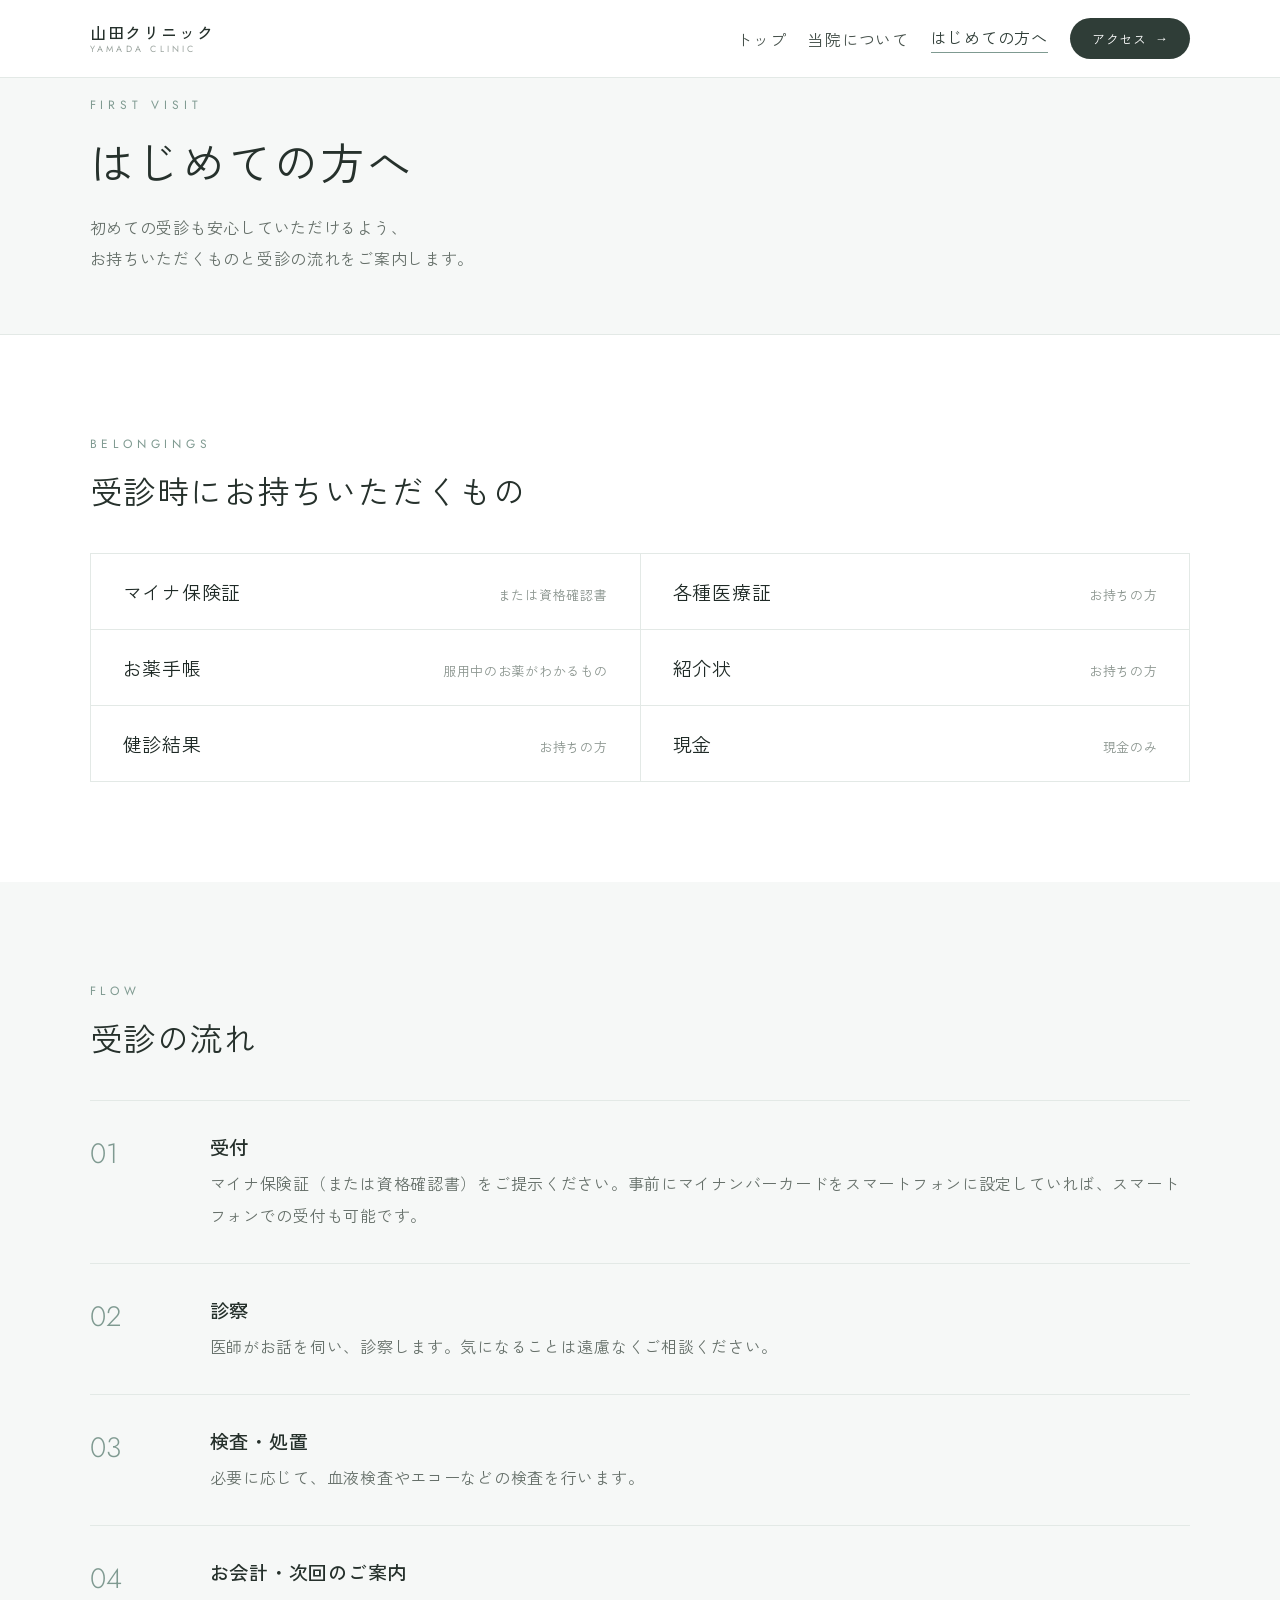
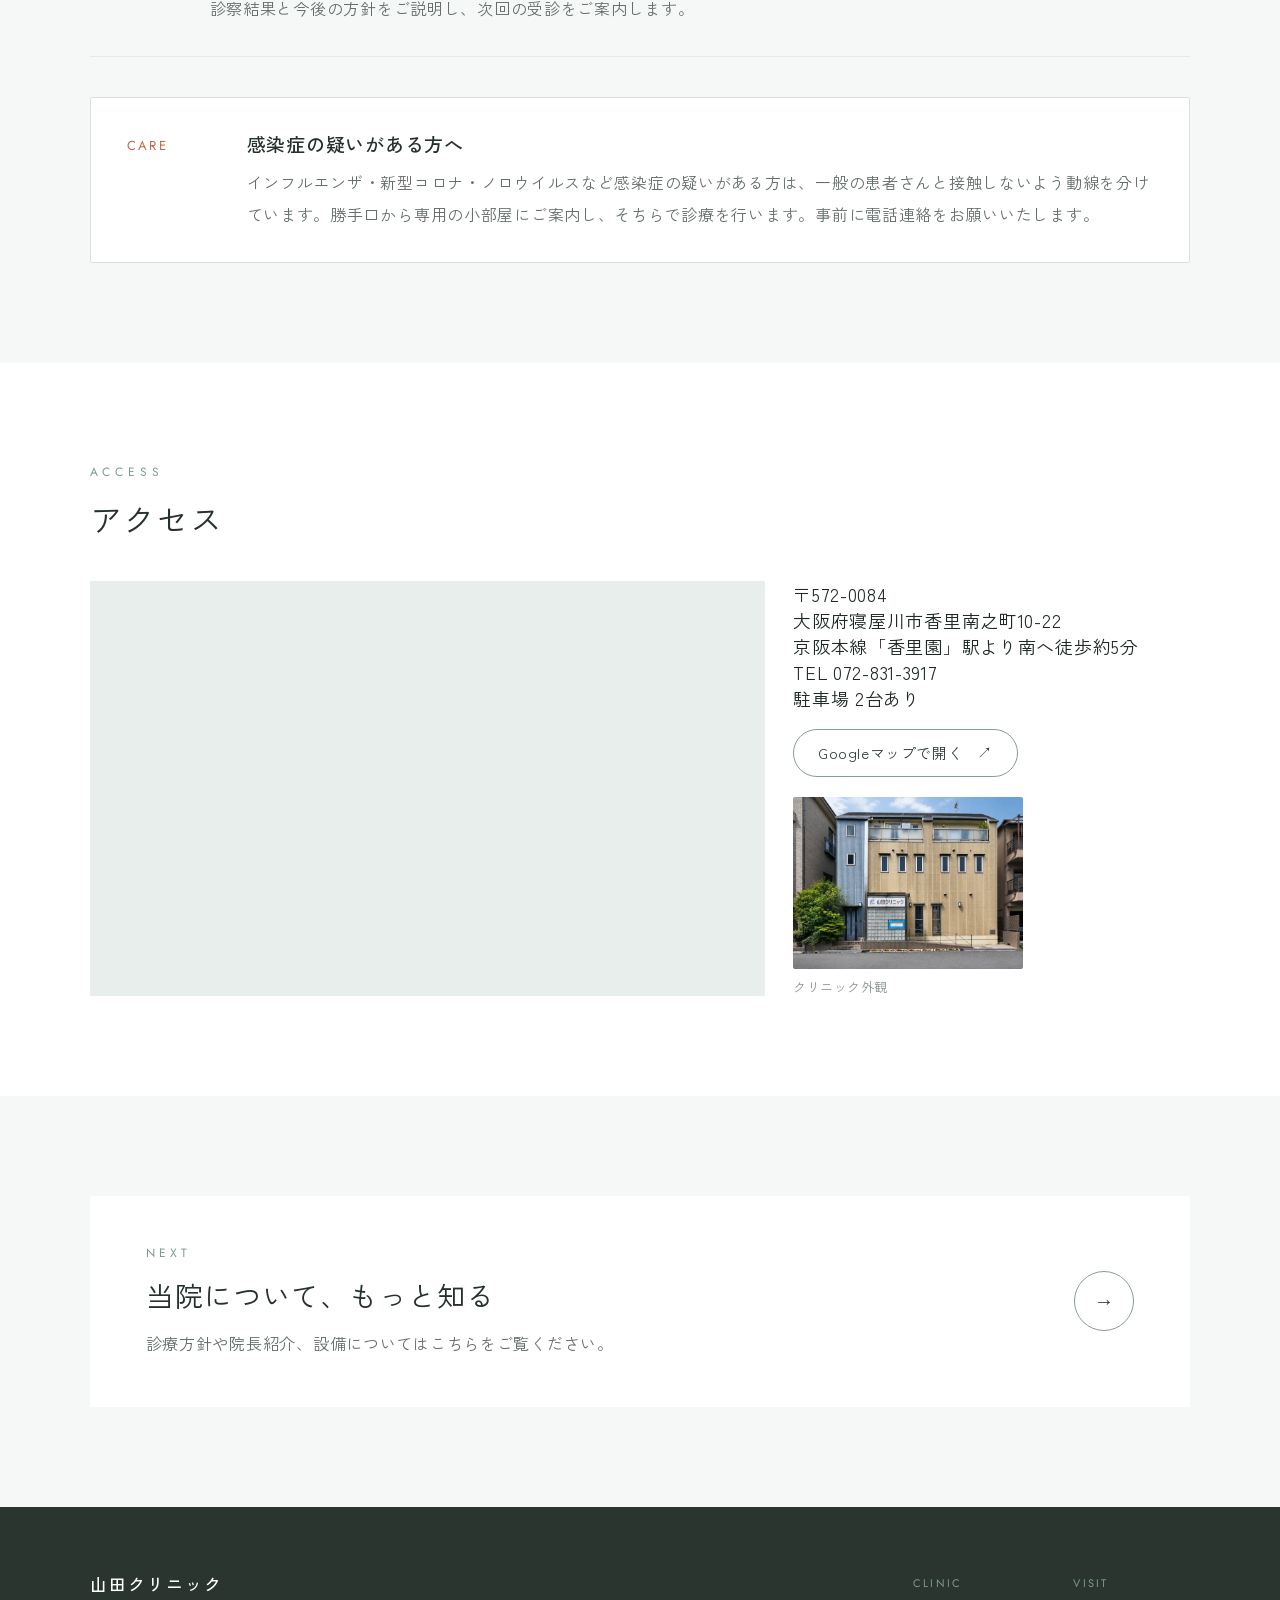
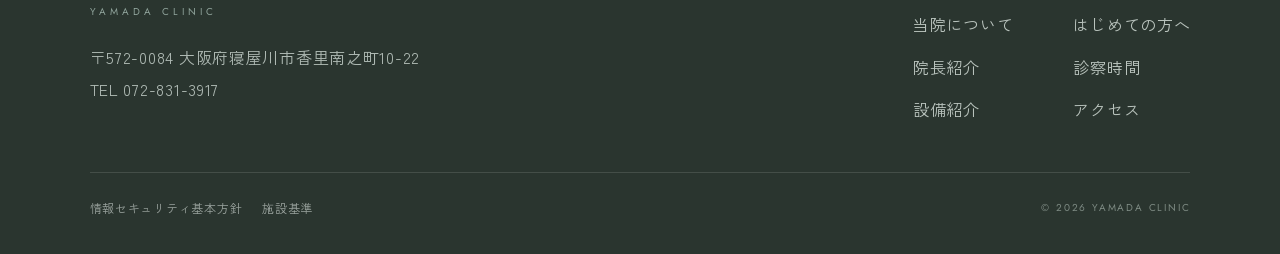
<file: first-visit.html>
<!DOCTYPE html>
<html lang="ja">
<head>
  <meta charset="utf-8">
  <meta name="viewport" content="width=device-width, initial-scale=1">
  <style>x-dc{display:none!important}</style>
  <script src="assets/js/support.js" defer></script>
</head>
<body id="first-visit" class="subpage">
<x-dc>
<helmet>
<link rel="preconnect" href="https://fonts.googleapis.com">
<link rel="preconnect" href="https://fonts.gstatic.com" crossorigin>
<link href="https://fonts.googleapis.com/css2?family=Zen+Kaku+Gothic+New:wght@400;500&family=Jost:wght@300;400&display=swap" rel="stylesheet">
<link rel="stylesheet" href="assets/css/reset.css">
<link rel="stylesheet" href="assets/css/variables.css">
<link rel="stylesheet" href="assets/css/base.css">
<link rel="stylesheet" href="assets/css/components.css">
<link rel="stylesheet" href="assets/css/pages.css">
<title>はじめての方へ｜山田クリニック｜寝屋川市香里園</title>
<meta name="description" content="山田クリニックへはじめてご来院の方へ。受診時の持ち物・診察の流れ・アクセスをご案内します。大阪府寝屋川市、京阪香里園駅より徒歩約5分。">
<link rel="canonical" href="https://80da.jp/first-visit.html">
<meta property="og:type" content="website">
<meta property="og:site_name" content="山田クリニック">
<meta property="og:title" content="はじめての方へ｜山田クリニック｜寝屋川市香里園">
<meta property="og:description" content="山田クリニックへはじめてご来院の方へ。受診時の持ち物・診察の流れ・アクセスをご案内します。大阪府寝屋川市、京阪香里園駅より徒歩約5分。">
<meta property="og:url" content="https://80da.jp/first-visit.html">
<meta property="og:image" content="https://80da.jp/assets/images/kv/kv-clinic-01.png">
<meta property="og:locale" content="ja_JP">
<meta name="twitter:card" content="summary_large_image">
<meta name="twitter:title" content="はじめての方へ｜山田クリニック｜寝屋川市香里園">
<meta name="twitter:description" content="山田クリニックへはじめてご来院の方へ。受診時の持ち物・診察の流れ・アクセスをご案内します。大阪府寝屋川市、京阪香里園駅より徒歩約5分。">
<meta name="twitter:image" content="https://80da.jp/assets/images/kv/kv-clinic-01.png">
<script type="application/ld+json">
{
  "@context": "https://schema.org",
  "@type": "MedicalClinic",
  "@id": "https://80da.jp/#clinic",
  "name": "山田クリニック",
  "url": "https://80da.jp/",
  "telephone": "072-831-3917",
  "address": {
    "@type": "PostalAddress",
    "postalCode": "572-0084",
    "addressRegion": "大阪府",
    "addressLocality": "寝屋川市",
    "streetAddress": "香里南之町10-22"
  },
  "hasMap": "https://www.google.com/maps/search/?api=1&query=34.7819077,135.6309742"
}
</script>
<script async src="https://www.googletagmanager.com/gtag/js?id=G-8439DBW26K"></script>
<script>window.dataLayer=window.dataLayer||[];function gtag(){dataLayer.push(arguments);}gtag('js',new Date());gtag('config','G-8439DBW26K');</script>
</helmet>

<input id="navtoggle" class="navtoggle" type="checkbox" hidden>
<header class="site-header">
  <a href="index.html" class="brand-link">
    <span class="brand-text">
      <span class="brand-name">山田クリニック</span>
      <span class="brand-en">YAMADA CLINIC</span>
    </span>
  </a>
  <nav class="nav">
    <a href="index.html">トップ</a>
    <a href="about.html">当院について</a>
    <a href="first-visit.html" class="nav-active">はじめての方へ</a>
    <a href="#access" class="cta">アクセス <span class="fn-arrow">→</span></a>
  </nav>
  <label for="navtoggle" class="burger" aria-label="メニュー"><span class="bars"><i></i><i></i><i></i></span><span class="blabel">メニュー</span></label>
</header>

<div class="mnav">
  <label for="navtoggle" class="mbackdrop"></label>
  <div class="mpanel">
    <label for="navtoggle" class="mclose" aria-label="閉じる"><span class="mclose-x">×</span><span class="mclose-t">閉じる</span></label>
    <a href="index.html">トップ</a>
    <a href="about.html">当院について</a>
    <a href="first-visit.html">はじめての方へ</a>
    <a href="index.html#hours">診察時間</a>
    <a href="#access" class="mnav-access">アクセス</a>
    <div class="mfoot">
      <a href="privacy.html">情報セキュリティ基本方針</a>
      <a href="facility.html">施設基準</a>
    </div>
  </div>
</div>

<main>

  <!-- Page Hero -->
  <div class="page-hero">
    <div class="page-hero-inner">
      <div class="page-eyebrow">FIRST VISIT</div>
      <h1 class="page-title">はじめての方へ</h1>
      <p class="page-desc">初めての受診も安心していただけるよう、<br>お持ちいただくものと受診の流れをご案内します。</p>
    </div>
  </div>

  <!-- Belongings -->
  <section class="sec-belongings">
    <div class="sec-head-fv">
      <div class="sec-eyebrow-fv">BELONGINGS</div>
      <h2 class="sec-h2-fv">受診時にお持ちいただくもの</h2>
    </div>
    <ul class="grid2 inner-wrap">
      <li class="belonging-item"><span class="belonging-name">マイナ保険証</span><span class="belonging-note">または資格確認書</span></li>
      <li class="belonging-item"><span class="belonging-name">各種医療証</span><span class="belonging-note">お持ちの方</span></li>
      <li class="belonging-item"><span class="belonging-name">お薬手帳</span><span class="belonging-note">服用中のお薬がわかるもの</span></li>
      <li class="belonging-item"><span class="belonging-name">紹介状</span><span class="belonging-note">お持ちの方</span></li>
      <li class="belonging-item"><span class="belonging-name">健診結果</span><span class="belonging-note">お持ちの方</span></li>
      <li class="belonging-item"><span class="belonging-name">現金</span><span class="belonging-note">現金のみ</span></li>
    </ul>
  </section>

  <!-- Flow -->
  <section class="sec-flow">
    <div class="sec-head-fv">
      <div class="sec-eyebrow-fv">FLOW</div>
      <h2 class="sec-h2-fv">受診の流れ</h2>
    </div>
    <div class="inner-wrap">
      <div class="step">
        <span class="step-num">01</span>
        <div class="step-body">
          <div class="step-title">受付</div>
          <p class="step-desc">マイナ保険証（または資格確認書）をご提示ください。事前にマイナンバーカードをスマートフォンに設定していれば、スマートフォンでの受付も可能です。</p>
        </div>
      </div>
      <div class="step">
        <span class="step-num">02</span>
        <div class="step-body">
          <div class="step-title">診察</div>
          <p class="step-desc">医師がお話を伺い、診察します。気になることは遠慮なくご相談ください。</p>
        </div>
      </div>
      <div class="step">
        <span class="step-num">03</span>
        <div class="step-body">
          <div class="step-title">検査・処置</div>
          <p class="step-desc">必要に応じて、血液検査やエコーなどの検査を行います。</p>
        </div>
      </div>
      <div class="step step-last">
        <span class="step-num">04</span>
        <div class="step-body">
          <div class="step-title">お会計・次回のご案内</div>
          <p class="step-desc">診察結果と今後の方針をご説明し、次回の受診をご案内します。</p>
        </div>
      </div>

      <div class="care-box">
        <span class="care-eyebrow-label">CARE</span>
        <div>
          <div class="care-box-title">感染症の疑いがある方へ</div>
          <p class="care-box-desc">インフルエンザ・新型コロナ・ノロウイルスなど感染症の疑いがある方は、一般の患者さんと接触しないよう動線を分けています。勝手口から専用の小部屋にご案内し、そちらで診療を行います。事前に電話連絡をお願いいたします。</p>
        </div>
      </div>
    </div>
  </section>

  <!-- Access -->
  <section id="access" class="sec-access">
    <div class="sec-head-fv">
      <div class="sec-eyebrow-fv">ACCESS</div>
      <h2 class="sec-h2-fv">アクセス</h2>
    </div>
    <div class="fv-access">
      <div class="fv-map">
        <iframe src="https://www.google.com/maps?q=%E5%AF%9D%E5%B1%8B%E5%B7%9D%E5%B8%82%E9%A6%99%E9%87%8C%E5%8D%97%E4%B9%8B%E7%94%BA10-22&z=16&hl=ja&output=embed" title="山田クリニックの地図" loading="lazy" referrerpolicy="no-referrer-when-downgrade" class="map-iframe"></iframe>
      </div>
      <div class="fv-aside">
        <div>
          <div class="access-addr">〒572-0084<br>大阪府寝屋川市香里南之町10-22</div>
          <div class="access-info">京阪本線「香里園」駅より南へ徒歩約5分<br>TEL 072-831-3917<br>駐車場 2台あり</div>
          <a href="https://www.google.com/maps/search/?api=1&query=34.7819077,135.6309742" target="_blank" rel="noopener" class="fv-mapbtn">Googleマップで開く <span class="fn-arrow">↗</span></a>
        </div>
        <div>
          <div class="fv-exterior"></div>
          <div class="fv-exterior-label">クリニック外観</div>
        </div>
      </div>
    </div>
  </section>

  <!-- Next -->
  <section class="sec-next">
    <a href="about.html" class="next-link">
      <div class="next-body">
        <div class="next-eyebrow">NEXT</div>
        <div class="next-title">当院について、もっと知る</div>
        <p class="next-desc">診療方針や院長紹介、設備についてはこちらをご覧ください。</p>
      </div>
      <span class="next-arrow">→</span>
    </a>
  </section>

</main>

<!-- Footer -->
<footer class="site-footer">
  <div class="foot-row">
    <div>
      <div class="foot-brand-name">山田クリニック</div>
      <div class="foot-brand-en">YAMADA CLINIC</div>
      <div class="foot-addr">〒572-0084 大阪府寝屋川市香里南之町10-22<br>TEL 072-831-3917</div>
    </div>
    <nav class="foot-links">
      <div class="foot-col">
        <div class="foot-col-title">CLINIC</div>
        <a href="about.html">当院について</a>
        <a href="about.html#doctor">院長紹介</a>
        <a href="about.html#equipment">設備紹介</a>
      </div>
      <div class="foot-col">
        <div class="foot-col-title">VISIT</div>
        <a href="first-visit.html">はじめての方へ</a>
        <a href="index.html#hours">診察時間</a>
        <a href="#access">アクセス</a>
      </div>
    </nav>
  </div>
  <div class="foot-bottom">
    <div class="foot-legal">
      <a href="privacy.html">情報セキュリティ基本方針</a>
      <a href="facility.html">施設基準</a>
    </div>
    <div class="foot-copy">© 2026 YAMADA CLINIC</div>
  </div>
</footer>

</x-dc>
</body>
</html>
</file>
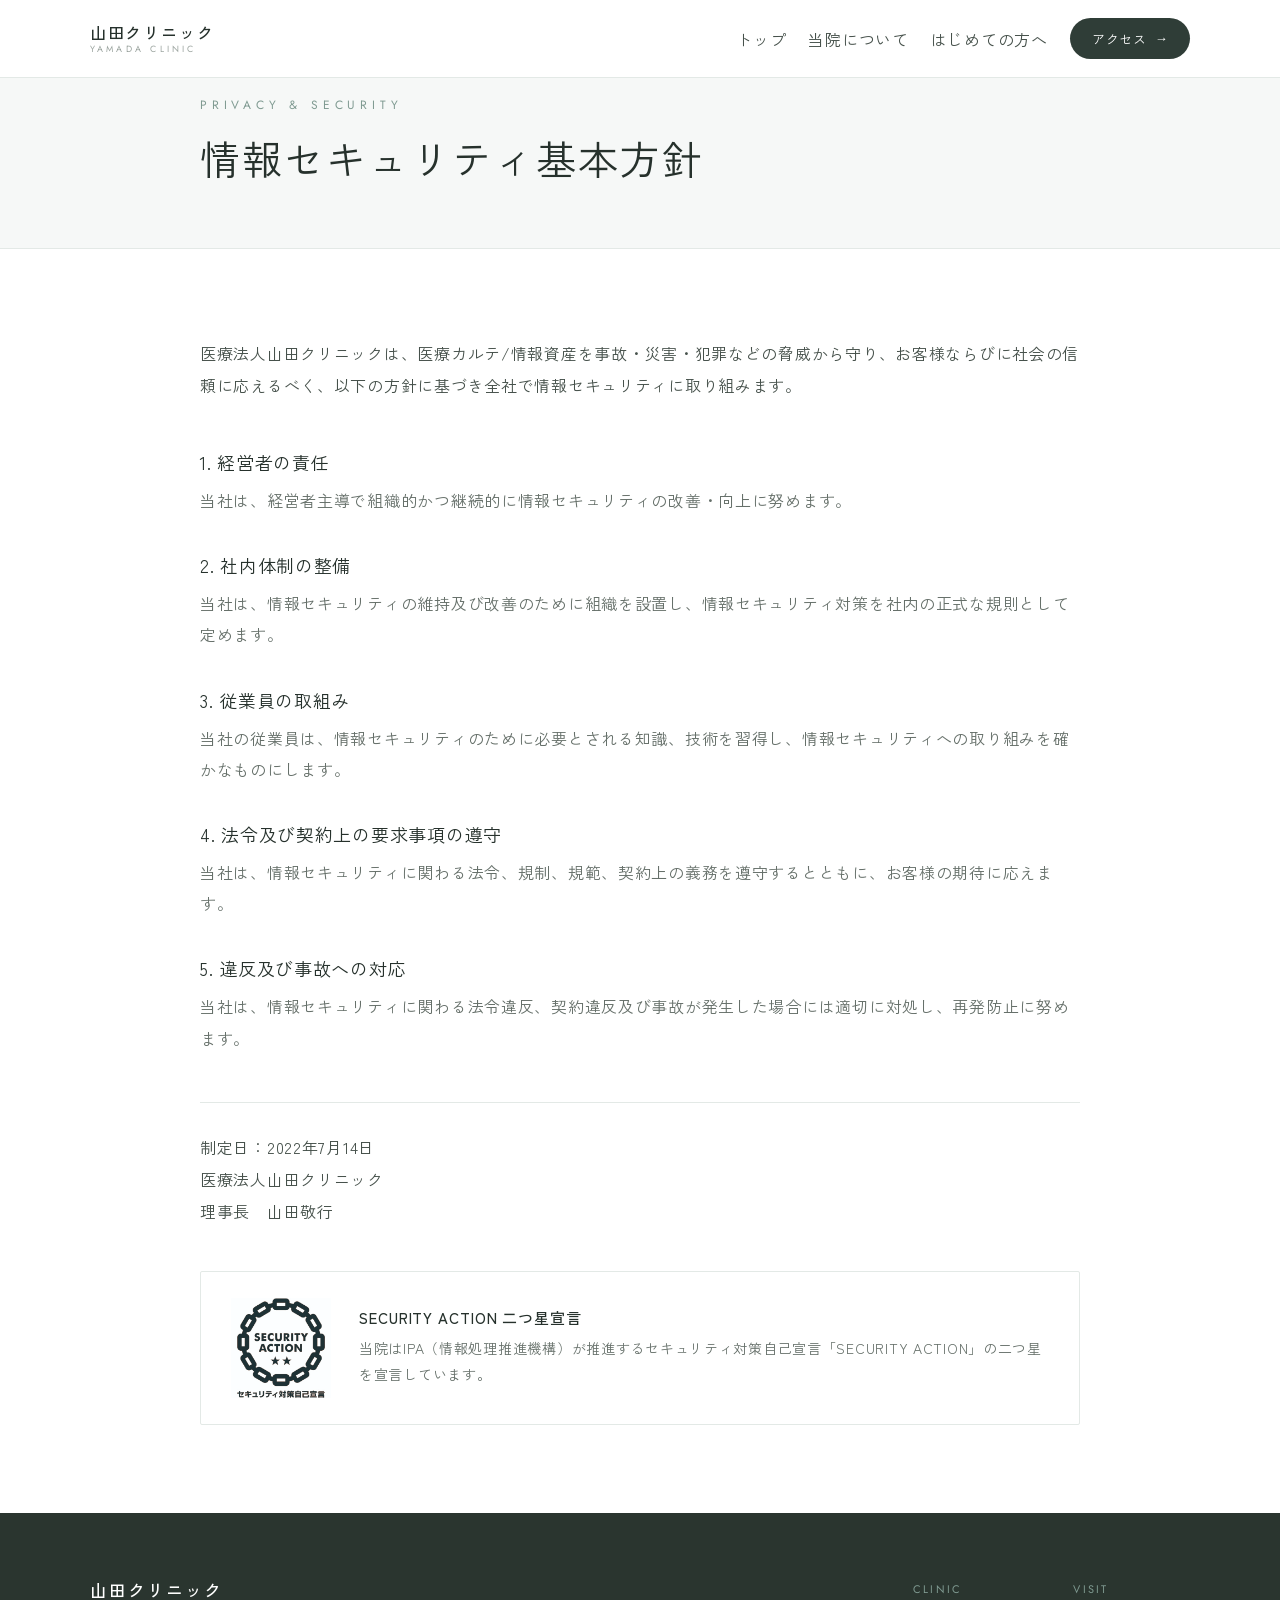
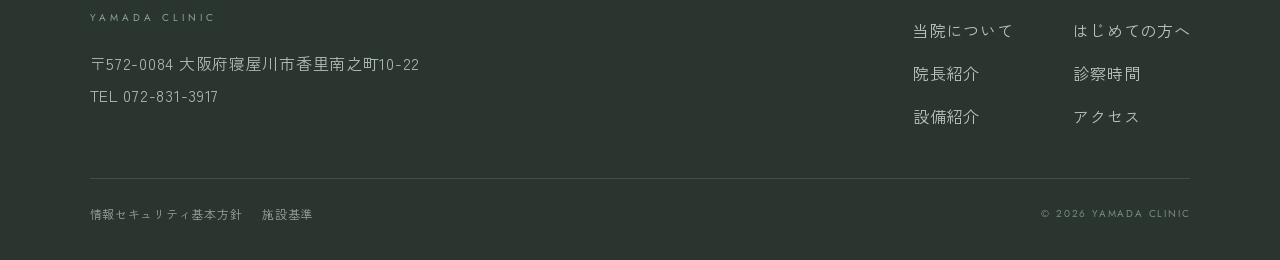
<file: privacy.html>
<!DOCTYPE html>
<html lang="ja">
<head>
  <meta charset="utf-8">
  <meta name="viewport" content="width=device-width, initial-scale=1">
  <style>x-dc{display:none!important}</style>
  <script src="assets/js/support.js" defer></script>
</head>
<body class="subpage">
<x-dc>
<helmet>
<link rel="preconnect" href="https://fonts.googleapis.com">
<link rel="preconnect" href="https://fonts.gstatic.com" crossorigin>
<link href="https://fonts.googleapis.com/css2?family=Zen+Kaku+Gothic+New:wght@400;500&family=Jost:wght@300;400&display=swap" rel="stylesheet">
<link rel="stylesheet" href="assets/css/reset.css">
<link rel="stylesheet" href="assets/css/variables.css">
<link rel="stylesheet" href="assets/css/base.css">
<link rel="stylesheet" href="assets/css/components.css">
<title>情報セキュリティ基本方針｜山田クリニック</title>
<meta name="description" content="山田クリニックの情報セキュリティ基本方針をご案内します。患者様の医療情報・個人情報を適切に管理し、安全な医療環境の維持に努めています。">
<link rel="canonical" href="https://80da.jp/privacy.html">
<meta property="og:type" content="website">
<meta property="og:site_name" content="山田クリニック">
<meta property="og:title" content="情報セキュリティ基本方針｜山田クリニック">
<meta property="og:description" content="山田クリニックの情報セキュリティ基本方針をご案内します。患者様の医療情報・個人情報を適切に管理し、安全な医療環境の維持に努めています。">
<meta property="og:url" content="https://80da.jp/privacy.html">
<meta property="og:image" content="https://80da.jp/assets/images/kv/kv-clinic-01.png">
<meta property="og:locale" content="ja_JP">
<meta name="twitter:card" content="summary_large_image">
<meta name="twitter:title" content="情報セキュリティ基本方針｜山田クリニック">
<meta name="twitter:description" content="山田クリニックの情報セキュリティ基本方針をご案内します。患者様の医療情報・個人情報を適切に管理し、安全な医療環境の維持に努めています。">
<meta name="twitter:image" content="https://80da.jp/assets/images/kv/kv-clinic-01.png">
<script type="application/ld+json">
{
  "@context": "https://schema.org",
  "@type": "MedicalClinic",
  "@id": "https://80da.jp/#clinic",
  "name": "山田クリニック",
  "url": "https://80da.jp/",
  "telephone": "072-831-3917",
  "address": {
    "@type": "PostalAddress",
    "postalCode": "572-0084",
    "addressRegion": "大阪府",
    "addressLocality": "寝屋川市",
    "streetAddress": "香里南之町10-22"
  }
}
</script>
<script async src="https://www.googletagmanager.com/gtag/js?id=G-8439DBW26K"></script>
<script>window.dataLayer=window.dataLayer||[];function gtag(){dataLayer.push(arguments);}gtag('js',new Date());gtag('config','G-8439DBW26K');</script>
</helmet>

<input id="navtoggle" class="navtoggle" type="checkbox" hidden>
<header class="site-header">
  <a href="index.html" class="brand-link">
    <span class="brand-text">
      <span class="brand-name">山田クリニック</span>
      <span class="brand-en">YAMADA CLINIC</span>
    </span>
  </a>
  <nav class="nav">
    <a href="index.html">トップ</a>
    <a href="about.html">当院について</a>
    <a href="first-visit.html">はじめての方へ</a>
    <a href="first-visit.html#access" class="cta">アクセス <span class="fn-arrow">→</span></a>
  </nav>
  <label for="navtoggle" class="burger" aria-label="メニュー"><span class="bars"><i></i><i></i><i></i></span><span class="blabel">メニュー</span></label>
</header>

<div class="mnav">
  <label for="navtoggle" class="mbackdrop"></label>
  <div class="mpanel">
    <label for="navtoggle" class="mclose" aria-label="閉じる"><span class="mclose-x">×</span><span class="mclose-t">閉じる</span></label>
    <a href="index.html">トップ</a>
    <a href="about.html">当院について</a>
    <a href="first-visit.html">はじめての方へ</a>
    <a href="index.html#hours">診察時間</a>
    <a href="first-visit.html#access" class="mnav-access">アクセス</a>
    <div class="mfoot">
      <a href="privacy.html">情報セキュリティ基本方針</a>
      <a href="facility.html">施設基準</a>
    </div>
  </div>
</div>

<main>

  <!-- Page Hero -->
  <div class="page-hero">
    <div class="page-hero-inner--sm">
      <div class="page-eyebrow">PRIVACY &amp; SECURITY</div>
      <h1 class="page-title--sm">情報セキュリティ基本方針</h1>
    </div>
  </div>

  <!-- Content -->
  <section class="sec-main">
    <div class="sec-main-inner">
      <p class="sec-intro">医療法人山田クリニックは、医療カルテ/情報資産を事故・災害・犯罪などの脅威から守り、お客様ならびに社会の信頼に応えるべく、以下の方針に基づき全社で情報セキュリティに取り組みます。</p>
      <div class="policy-list">
        <article class="policy-item">
          <div class="policy-title">1. 経営者の責任</div>
          <p class="policy-desc">当社は、経営者主導で組織的かつ継続的に情報セキュリティの改善・向上に努めます。</p>
        </article>
        <article class="policy-item">
          <div class="policy-title">2. 社内体制の整備</div>
          <p class="policy-desc">当社は、情報セキュリティの維持及び改善のために組織を設置し、情報セキュリティ対策を社内の正式な規則として定めます。</p>
        </article>
        <article class="policy-item">
          <div class="policy-title">3. 従業員の取組み</div>
          <p class="policy-desc">当社の従業員は、情報セキュリティのために必要とされる知識、技術を習得し、情報セキュリティへの取り組みを確かなものにします。</p>
        </article>
        <article class="policy-item">
          <div class="policy-title">4. 法令及び契約上の要求事項の遵守</div>
          <p class="policy-desc">当社は、情報セキュリティに関わる法令、規制、規範、契約上の義務を遵守するとともに、お客様の期待に応えます。</p>
        </article>
        <article class="policy-item">
          <div class="policy-title">5. 違反及び事故への対応</div>
          <p class="policy-desc">当社は、情報セキュリティに関わる法令違反、契約違反及び事故が発生した場合には適切に対処し、再発防止に努めます。</p>
        </article>
      </div>
      <div class="policy-signoff">
        制定日：2022年7月14日<br>
        医療法人山田クリニック<br>
        理事長　山田敬行
      </div>
      <div class="sa-badge">
        <div class="sa-mark" role="img" aria-label="SECURITY ACTION 二つ星 セキュリティ対策自己宣言"></div>
        <div class="sa-text">
          <div class="sa-title">SECURITY ACTION 二つ星宣言</div>
          <p class="sa-desc">当院はIPA（情報処理推進機構）が推進するセキュリティ対策自己宣言「SECURITY ACTION」の二つ星を宣言しています。</p>
        </div>
      </div>
    </div>
  </section>

</main>

<!-- Footer -->
<footer class="site-footer">
  <div class="foot-row">
    <div>
      <div class="foot-brand-name">山田クリニック</div>
      <div class="foot-brand-en">YAMADA CLINIC</div>
      <div class="foot-addr">〒572-0084 大阪府寝屋川市香里南之町10-22<br>TEL 072-831-3917</div>
    </div>
    <nav class="foot-links">
      <div class="foot-col">
        <div class="foot-col-title">CLINIC</div>
        <a href="about.html">当院について</a>
        <a href="about.html#doctor">院長紹介</a>
        <a href="about.html#equipment">設備紹介</a>
      </div>
      <div class="foot-col">
        <div class="foot-col-title">VISIT</div>
        <a href="first-visit.html">はじめての方へ</a>
        <a href="index.html#hours">診察時間</a>
        <a href="first-visit.html#access">アクセス</a>
      </div>
    </nav>
  </div>
  <div class="foot-bottom">
    <div class="foot-legal">
      <a href="privacy.html">情報セキュリティ基本方針</a>
      <a href="facility.html">施設基準</a>
    </div>
    <div class="foot-copy">© 2026 YAMADA CLINIC</div>
  </div>
</footer>

</x-dc>
</body>
</html>
</file>
<file: assets/css/variables.css>
:root{
  /* colors — brand */
  --c-green:#7f9a91;
  --c-dark:#26312c;
  --c-primary:#2f3d37;
  --c-text:#1f2a26;
  --c-body:#46514b;
  --c-muted:#8b958f;
  --c-sub:#9aa39e;
  --c-mid:#566f67;
  --c-desc:#66706a;
  --c-border:#e3e9e6;
  --c-bg-light:#f6f8f7;
  --c-bg-map:#e7eeeb;
  --c-num:#aeb8b3;
  --c-warn:#bf6a45;

  /* colors — footer */
  --c-footer:#2a352f;
  --c-footer-text:#cfd8d3;
  --c-footer-addr:#aeb9b3;
  --c-footer-link:#b9c3bd;
  --c-footer-mid:#8fa39b;
  --c-footer-copy:#7d8a83;

  /* fonts */
  --f-ja:'Zen Kaku Gothic New',sans-serif;
  --f-en:'Jost',sans-serif;

  /* spacing */
  --sp-side:7%;
  --sp-sec:clamp(64px,8vw,100px);
  --w-max:1180px;
  /* Horizontal padding that behaves like an inner container: always ≥ --sp-side,
     but expands beyond --w-max so the content never exceeds that width. */
  --container-px:max(var(--sp-side),calc((100% - var(--w-max)) / 2));
}
</file>
<file: assets/css/base.css>
body{background:#fff;font-family:var(--f-ja);color:var(--c-text);font-size:18px;font-feature-settings:'palt' 1;font-kerning:normal;letter-spacing:.04em;text-rendering:optimizeLegibility}
a{text-decoration:none;color:inherit}

/* shared utilities used across all pages */
.fn-arrow{font-family:var(--f-en)}
.map-iframe{position:absolute;inset:0;width:100%;height:100%;border:0}

@keyframes scInd{0%{transform:scaleY(0);transform-origin:top;opacity:.3}45%{transform:scaleY(1);transform-origin:top;opacity:1}55%{transform:scaleY(1);transform-origin:bottom;opacity:1}100%{transform:scaleY(0);transform-origin:bottom;opacity:.3}}
@keyframes fadeUp{from{transform:translateY(20px)}to{transform:translateY(0)}}
</file>
<file: assets/css/components.css>
/* navtoggle is a hidden checkbox; React drops the `hidden` attribute for empty-string values */
input.navtoggle{display:none}
.js-init .mpanel,.js-init .mbackdrop{transition:none!important}

/* ===== Sub-page navigation (about / first-visit / facility / privacy) ===== */
.nav{display:flex;flex-wrap:wrap;justify-content:flex-end;align-items:center;gap:14px 22px;font-size:16px;color:var(--c-body)}
.nav a{transition:opacity .3s ease,color .3s ease}
.nav a:not(.cta):hover{opacity:.6;color:var(--c-primary)}
.nav a.cta{transition:background .35s ease}
.nav a.cta:hover{opacity:1;background:var(--c-green)}
.burger{display:none;align-items:center;gap:9px;cursor:pointer}
.burger .bars{display:flex;flex-direction:column;gap:5px}
.burger .bars i{display:block;width:24px;height:2px;background:var(--c-dark)}
.burger .blabel{font-size:11px;letter-spacing:.1em;color:var(--c-dark)}
.mnav{display:none}
.mpanel{position:fixed;top:0;right:0;height:100%;width:80%;max-width:340px;background:var(--c-footer);z-index:80;transform:translateX(100%);transition:transform .42s cubic-bezier(.4,0,.2,1);display:flex;flex-direction:column;gap:4px;padding:90px 36px 40px;overflow-y:auto}
.mbackdrop{position:fixed;inset:0;z-index:79;background:rgba(20,28,24,0);pointer-events:none;transition:background .42s ease}
.mpanel a{color:#e7eeec;font-size:17px;letter-spacing:.06em;padding:16px 0;border-bottom:1px solid rgba(255,255,255,.1)}
.mclose{position:absolute;top:22px;right:24px;display:flex;align-items:center;gap:7px;color:#e7eeec;cursor:pointer;border:0;padding:0}
.mclose-x{font-size:24px;line-height:1;display:flex;align-items:center}
.mclose-t{font-size:12px;letter-spacing:.08em;line-height:1;display:flex;align-items:center}
.mfoot{margin-top:auto;padding-top:26px;display:flex;flex-direction:column;gap:10px}
/* .mfoot a and .mpanel a share specificity (0,1,1); .mfoot a wins by source order */
.mfoot a{font-size:14px;color:#9fb4ad;padding:0;border:0}
.navtoggle:checked ~ .mnav .mpanel{transform:translateX(0);box-shadow:-12px 0 40px rgba(0,0,0,.2)}
.navtoggle:checked ~ .mnav .mbackdrop{background:rgba(20,28,24,.42);pointer-events:auto}
@media (max-width:900px){.nav{display:none}.burger{display:flex}.mnav{display:block}}

/* ===== Footer row responsive ===== */
/* .site-footer .foot-row selector matches base rule specificity (0,2,0) → no !important needed */
@media (max-width:760px){.site-footer .foot-row{flex-direction:column;gap:32px}}
@media (max-width:420px){.site-footer .foot-links{gap:36px}}

/* ===== Shared header (sub-pages) ===== */
.site-header{position:fixed;top:0;left:0;right:0;z-index:60;display:flex;align-items:center;justify-content:space-between;gap:24px;padding:18px var(--container-px);background:#fff;border-bottom:1px solid var(--c-border)}
.brand-link{display:flex;align-items:center;gap:12px;flex:none}
.brand-text{line-height:1.35}
.brand-name{display:block;font-size:16px;font-weight:500;letter-spacing:.12em;color:var(--c-dark)}
.brand-en{display:block;font-family:var(--f-en);font-size:9px;letter-spacing:.36em;color:var(--c-sub)}

/* ===== Nav active link (sub-pages) ===== */
.nav-active{color:var(--c-primary);border-bottom:1px solid var(--c-green);padding-bottom:3px}

/* ===== Nav CTA (sub-pages) ===== */
.nav a.cta{display:inline-flex;align-items:center;gap:8px;background:var(--c-primary);color:#fff;padding:11px 22px;border-radius:999px;font-size:13px}

/* ===== Mobile menu access link ===== */
.mnav-access{margin-top:24px;background:var(--c-green);color:#fff;text-align:center;border-radius:999px;padding:15px 0;border-bottom:0}

/* ===== Shared page hero ===== */
.page-hero{padding:96px var(--sp-side) 60px;background:var(--c-bg-light);border-bottom:1px solid var(--c-border)}
.page-hero-inner{max-width:var(--w-max);margin:0 auto}
.page-hero-inner--sm{max-width:880px;margin:0 auto}
.page-eyebrow{font-family:var(--f-en);font-size:12px;letter-spacing:.4em;color:var(--c-green);margin-bottom:14px}
.page-title{font-weight:400;font-size:clamp(31px,2.2vw + 22px,44px);letter-spacing:.05em;line-height:1.5;color:var(--c-dark)}
.page-title--sm{font-weight:400;font-size:clamp(28px,2vw + 20px,40px);letter-spacing:.05em;line-height:1.5;color:var(--c-dark)}
.page-desc{max-width:660px;margin-top:18px;font-size:16px;line-height:1.95;color:var(--c-desc)}

/* ===== Page hero quick-links (about) ===== */
.page-links{display:flex;flex-wrap:wrap;gap:20px;margin-top:26px;font-size:13px}
.page-link{color:var(--c-mid);border-bottom:1px solid #9db3aa;padding-bottom:2px;transition:color .3s ease,border-color .3s ease,opacity .3s ease}
.page-link:hover{color:var(--c-primary);border-color:var(--c-primary);opacity:.7}

/* ===== Shared utility ===== */
/* .container is the canonical inner-container class; .inner-wrap is an alias kept for compatibility */
.container,.inner-wrap{max-width:var(--w-max);margin:0 auto}

/* ===== Shared section utility ===== */
.sec-main{padding:clamp(56px,7vw,88px) var(--sp-side)}
.sec-main-inner{max-width:880px;margin:0 auto}
.sec-intro{font-size:16px;line-height:2;color:var(--c-body)}

/* ===== Shared footer (sub-pages) ===== */
.site-footer{background:var(--c-footer);color:var(--c-footer-text);padding:64px var(--sp-side) 38px}
.site-footer .foot-row{max-width:var(--w-max);margin:0 auto;display:flex;justify-content:space-between;align-items:flex-start;gap:48px;padding-bottom:44px;border-bottom:1px solid rgba(255,255,255,.12)}
.site-footer .foot-brand-name{font-size:17px;font-weight:500;letter-spacing:.12em;color:#fff}
.site-footer .foot-brand-en{font-family:var(--f-en);font-size:10px;letter-spacing:.4em;color:var(--c-footer-mid);margin-top:8px}
.site-footer .foot-addr{margin-top:22px;font-size:16px;line-height:2;color:var(--c-footer-addr)}
.site-footer .foot-links{display:flex;gap:60px;font-size:16px;line-height:2.3;color:var(--c-footer-link)}
.site-footer .foot-col{display:flex;flex-direction:column;gap:6px}
.site-footer .foot-col-title{color:var(--c-green);font-family:var(--f-en);font-size:11px;letter-spacing:.2em;margin-bottom:4px}
.site-footer .foot-col a{transition:color .3s ease}
.site-footer .foot-col a:hover,.site-footer .foot-legal a:hover{color:#fff}
.site-footer .foot-bottom{max-width:var(--w-max);margin:26px auto 0;display:flex;flex-wrap:wrap;justify-content:space-between;align-items:center;gap:12px}
.site-footer .foot-legal{display:flex;flex-wrap:wrap;gap:20px;font-size:12px;color:var(--c-sub)}
.site-footer .foot-legal a{transition:color .3s ease}
.site-footer .foot-copy{font-family:var(--f-en);font-size:10px;letter-spacing:.18em;color:var(--c-footer-copy)}

/* ===== facility.html specific ===== */
.facility-list{margin-top:44px;border-top:1px solid var(--c-border)}
.facility-item{display:grid;grid-template-columns:40px 1fr;gap:20px;padding:28px 0;border-bottom:1px solid var(--c-border)}
.facility-num{font-family:var(--f-en);font-size:16px;color:var(--c-green);padding-top:3px}
.facility-title{font-size:17px;letter-spacing:.04em;color:var(--c-dark);margin-bottom:8px}
.facility-desc{font-size:16px;line-height:1.95;color:var(--c-desc)}
.facility-desc--mt16{margin-top:16px}
.facility-desc--mt18{margin-top:18px}
.facility-footnote{margin-top:40px;font-size:16px;line-height:1.95;color:var(--c-muted)}
.facility-sub{margin-top:64px;padding-top:48px;border-top:1px solid var(--c-border)}
.facility-sub-2{margin-top:56px;padding-top:48px;border-top:1px solid var(--c-border)}
.facility-sub-h2{font-weight:400;font-size:clamp(21px,1.4vw + 15px,25px);letter-spacing:.04em;color:var(--c-dark);margin-bottom:18px}
.facility-ul{margin-top:18px;display:flex;flex-direction:column;gap:10px;list-style:none}
.facility-li{display:grid;grid-template-columns:16px 1fr;gap:10px;font-size:16px;line-height:1.9;color:var(--c-desc)}
.facility-li-dot{color:var(--c-green)}
.facility-signoff{margin-top:24px;font-size:16px;line-height:2;color:var(--c-body)}

/* ===== security action badge (privacy.html) ===== */
.sa-badge{display:flex;align-items:center;gap:28px;margin-top:44px;padding:26px 30px;border:1px solid var(--c-border);border-radius:2px}
.sa-mark{flex:none;width:100px;height:100px;background:url('../images/common/security-action-2star.jpg') center/contain no-repeat}
.sa-title{font-size:15px;font-weight:500;letter-spacing:.06em;color:var(--c-dark);margin-bottom:8px}
.sa-desc{font-size:14px;line-height:1.85;color:var(--c-desc)}
@media (max-width:500px){.sa-badge{flex-direction:column;gap:18px}}

/* ===== privacy.html specific ===== */
.policy-list{margin-top:48px;display:flex;flex-direction:column;gap:36px}
.policy-title{font-size:18px;letter-spacing:.04em;color:var(--c-dark);margin-bottom:10px}
.policy-desc{font-size:16px;line-height:1.95;color:var(--c-desc)}
.policy-signoff{margin-top:48px;padding-top:28px;border-top:1px solid var(--c-border);font-size:16px;line-height:2;color:var(--c-body)}
</file>
<file: assets/css/layout.css>
/* ===== index.html: transparent overlay header (.hd) ===== */
/* .hd has no z-index (auto) → no isolated stacking context → children's mix-blend-mode
   blends against the root context (KV images).  CTA button has no blend mode → solid fill. */
.hd{position:absolute;top:0;left:0;right:0;display:flex;align-items:center;justify-content:space-between;padding:28px var(--container-px)}
.hd-brand{display:flex;align-items:center;gap:13px;position:relative;z-index:1;mix-blend-mode:difference}
.hd-brand-text{line-height:1.35}
.hd-brand-name{display:block;font-size:16px;font-weight:500;letter-spacing:.12em;color:#fff}
.hd-brand-en{display:block;font-family:var(--f-en);font-size:9px;letter-spacing:.36em;color:#fff}
.hd-nav{display:flex;align-items:center;gap:24px;font-size:16px;color:#fff}
.hd-nav a:not(.hd-cta){mix-blend-mode:difference}
.hd-nav a{transition:opacity .3s ease}
.hd-nav a:hover{opacity:.6}
.hd-cta{background:#2f3d37;color:#fff;border:1px solid #2f3d37;padding:12px 24px;border-radius:999px;font-size:13.5px;letter-spacing:.06em;transition:background .35s ease,border-color .35s ease}
.hd-cta:hover{background:#7f9a91;border-color:#7f9a91}
.hd-toggle{display:none;align-items:center;gap:9px;cursor:pointer;position:relative;z-index:1;mix-blend-mode:difference}
.hd-bars{display:flex;flex-direction:column;gap:5px}
.hd-bars i{display:block;width:24px;height:2px;background:#fff}
.hd-blabel{font-size:11px;letter-spacing:.1em;color:#fff}

/* ===== index.html: sticky follow header (.hd2) ===== */
.hd2{position:fixed;top:0;left:0;right:0;z-index:60;display:flex;align-items:center;justify-content:space-between;gap:24px;padding:18px var(--container-px);background:#fff;border-bottom:1px solid var(--c-border);transform:translateY(-100%);opacity:0;transition:transform .35s ease,opacity .35s ease;pointer-events:none}
.hd2.scrolled{transform:translateY(0);opacity:1;pointer-events:auto}
.hd2-brand{display:flex;align-items:center;gap:12px}
.hd2-brand-text{line-height:1.35}
.hd2-brand-name{display:block;font-size:16px;font-weight:500;letter-spacing:.12em;color:var(--c-dark)}
.hd2-brand-en{display:block;font-family:var(--f-en);font-size:9px;letter-spacing:.36em;color:var(--c-sub)}
.hd2-nav{display:flex;align-items:center;gap:22px;font-size:16px;color:var(--c-body)}
.hd2-nav a{transition:opacity .3s ease}
.hd2-nav a:hover{opacity:.6}
.hd2-cta{display:inline-flex;align-items:center;gap:8px;background:#2f3d37;color:#fff;padding:11px 22px;border-radius:999px;font-size:13px;transition:background .35s ease}
.hd2-cta:hover{background:#7f9a91}
.hd2-toggle{display:none;align-items:center;gap:9px;cursor:pointer}
.hd2-toggle .hd-bars i{background:var(--c-dark)}
.hd2-toggle .hd-blabel{color:var(--c-dark)}

/* ===== index.html: hours notice ===== */
.hours-notice{display:flex;align-items:center;gap:18px;margin-bottom:26px;padding:16px 22px;background:var(--c-bg-light);border-radius:2px}
.hours-notice-label{flex:none;font-size:14px;letter-spacing:.12em;color:var(--c-mid)}
.hours-notice-sep{flex:none;width:1px;height:16px;background:#cbd5d0}
.hours-notice-text{font-size:16px;letter-spacing:.04em;color:var(--c-body)}

/* ===== index.html: hero wrapper ===== */
.hero{position:relative;height:100vh;min-height:660px;overflow:hidden;background:#e7ece9}

/* ===== index.html: KV sentinel ===== */
.kv-sentinel{position:absolute;top:40px;left:0;width:1px;height:1px;pointer-events:none}

/* ===== index.html: KV overlay effects ===== */
.kv-wash{position:absolute;inset:0;background:linear-gradient(100deg,rgba(248,250,249,.86) 0%,rgba(248,250,249,.55) 26%,rgba(248,250,249,.08) 46%,rgba(248,250,249,0) 60%);pointer-events:none}
.kv-fade{position:absolute;left:0;right:0;bottom:0;height:188px;background:linear-gradient(to bottom,rgba(255,255,255,0) 0%,rgba(255,255,255,.8) 46%,#ffffff 80%);-webkit-backdrop-filter:blur(10px);backdrop-filter:blur(10px);-webkit-mask-image:linear-gradient(to bottom,transparent 0%,#000 46%);mask-image:linear-gradient(to bottom,transparent 0%,#000 46%);pointer-events:none}

/* ===== index.html: scroll indicator ===== */
.scroll-ind{position:absolute;right:46px;top:50%;transform:translateY(-50%);display:flex;flex-direction:column;align-items:center;gap:18px;pointer-events:none;z-index:2}
.scroll-label{writing-mode:vertical-rl;font-family:var(--f-en);font-size:11px;letter-spacing:.36em;color:#5d7a70}
.scroll-line{width:1px;height:64px;background:#5d7a70;animation:scInd 2.2s ease-in-out infinite}


/* ===== index.html: hero copy ===== */
.hero-copy{position:absolute;left:0;top:0;height:100%;display:flex;flex-direction:column;justify-content:center;padding:0 var(--sp-side);max-width:760px;pointer-events:none}
.hero-title{font-weight:400;font-size:50px;letter-spacing:.05em;line-height:1.5;color:#ffffff;mix-blend-mode:difference;white-space:nowrap}
.hero-lead{margin-top:28px;font-size:18px;line-height:2.1;color:#ffffff;mix-blend-mode:difference}
.btn-line{display:inline-flex;align-items:center;border:1px solid #8a9c95;border-radius:999px;color:var(--c-primary)}
.hero-copy .btn-line{margin-top:42px;gap:40px;padding:16px 34px;font-size:16px;letter-spacing:.1em;pointer-events:auto;align-self:flex-start}

/* ===== index.html: below-fold wrapper ===== */
.below-fold{font-family:var(--f-ja);color:var(--c-text)}

/* ===== index.html: sec-care ===== */
.sec-care{padding:104px var(--sp-side) 92px;text-align:center}
.sec-eyebrow{font-family:var(--f-en);font-size:12px;letter-spacing:.4em;color:var(--c-green)}
.sec-care .sec-eyebrow{margin-bottom:18px}
.sec-h2{font-weight:400;font-size:32px;letter-spacing:.05em;line-height:1.7;color:var(--c-dark)}
.care-grid{display:grid;grid-template-columns:repeat(3,1fr);gap:44px;margin-top:66px;text-align:left;max-width:var(--w-max);margin-left:auto;margin-right:auto}
.care-ph{height:240px;border-radius:2px}
.care-ph-1{background:#dbe4df url('../images/care/care-specialty.webp') center/cover no-repeat}
.care-ph-2{background:#d4ded9 url('../images/care/care-access.webp') center/cover no-repeat}
.care-ph-3{background:#d8e1dc url('../images/care/care-diagnosis.webp') center/cover no-repeat}
.care-eyebrow{font-family:var(--f-en);font-size:12px;letter-spacing:.24em;color:var(--c-green);margin:22px 0 9px}
.care-title{font-size:19px;letter-spacing:.04em;margin-bottom:12px}
.care-desc{font-size:18px;line-height:1.95;color:var(--c-desc)}

/* ===== index.html: sec-dept ===== */
.sec-dept{padding:92px var(--sp-side);background:var(--c-bg-light)}
.dept-head{display:flex;align-items:flex-end;justify-content:space-between;margin-bottom:48px;max-width:var(--w-max);margin-left:auto;margin-right:auto}
.sec-dept .sec-eyebrow{margin-bottom:14px}
.dept-grid{display:grid;grid-template-columns:repeat(3,1fr);gap:1px;background:var(--c-border);border:1px solid var(--c-border);max-width:var(--w-max);margin:0 auto}
.dept-item{background:#fff;padding:40px 36px}
.dept-num{font-family:var(--f-en);font-size:11px;letter-spacing:.2em;color:var(--c-num)}
.dept-name{font-size:19px;letter-spacing:.04em;margin:14px 0 9px}
.dept-desc{font-size:18px;line-height:1.85;color:#737d77}

/* ===== index.html: ha (hours+access) ===== */
.ha-grid{display:grid;grid-template-columns:1.02fr 1fr;scroll-margin-top:90px}
.ha-hours{padding:88px 6%}
.ha-hours .sec-eyebrow{margin-bottom:16px}
.ha-hours .sec-h2{font-weight:400;font-size:28px;letter-spacing:.05em;margin-bottom:30px}
.hours-table{width:100%;border-collapse:collapse;font-size:18px}
.hours-table thead{color:var(--c-muted)}
.hours-table th{padding:12px 6px;font-weight:400;border-bottom:1px solid var(--c-border)}
.hours-table th:first-child{text-align:left}
.hours-table tbody{color:var(--c-body)}
.hours-time{padding:15px 6px;color:#737d77;white-space:nowrap;border-bottom:1px solid #eef1ef}
.hours-time-last{border-bottom:0}
.hours-cell{text-align:center;border-bottom:1px solid #eef1ef}
.hours-cell-last{text-align:center}
.hours-closed{color:#c3cac6}
.badge-label{display:inline-block;min-width:24px;height:22px;line-height:20px;border:1px solid #aebfb8;border-radius:2px;background:#f1f5f3;color:var(--c-mid);font-size:13px}
.hours-legend{margin-top:22px;display:flex;flex-wrap:wrap;gap:16px 24px;font-size:13.5px;color:#5d6b65}
.hours-legend-item{display:inline-flex;align-items:center;gap:8px}
.hours-legend-dot{color:var(--c-body)}
.badge-label-sm{display:inline-block;min-width:22px;height:20px;line-height:18px;text-align:center;border:1px solid #aebfb8;border-radius:2px;background:#f1f5f3;color:var(--c-mid);font-size:12px}
.hours-note-warn{margin-top:18px;font-size:16px;line-height:1.95;color:var(--c-warn);font-weight:500}
.hours-note{margin-top:10px;font-size:16px;line-height:1.95;color:var(--c-muted)}
.info-tags{margin-top:26px;display:flex;flex-wrap:wrap;gap:10px}
.info-tag{font-size:13px;color:#5d6b65;border:1px solid #d3ddd8;border-radius:2px;padding:7px 16px;letter-spacing:.04em}

/* ===== index.html: access-mobile ===== */
.access-mobile{display:none;padding:0 var(--sp-side) 24px}
.access-mobile .sec-eyebrow{margin-bottom:14px}
.access-addr{font-size:17px;letter-spacing:.04em;line-height:1.85;color:#2b352f}
.access-info{margin-top:12px;font-size:16px;line-height:1.85;color:var(--c-desc)}

/* ===== index.html: ha-map ===== */
.ha-map{position:relative;min-height:560px;background:var(--c-bg-map);overflow:hidden}
.access-card{position:absolute;left:32px;bottom:32px;z-index:2;background:rgba(255,255,255,.96);padding:26px 30px;border-radius:3px;max-width:340px;box-shadow:0 4px 20px rgba(40,60,52,.16)}
.access-card .sec-eyebrow{margin-bottom:12px}
.access-card .btn-line{margin-top:18px;gap:14px;padding:11px 22px;font-size:13.5px;letter-spacing:.06em}


/* ===== index.html: KV slider ===== */
.kv-stage{position:absolute;inset:0}
.kv-slide{position:absolute;inset:0;opacity:0;transition:opacity 1.7s cubic-bezier(.4,0,.2,1)}
.kv-slide.is-active{opacity:1}
.kv-img{position:absolute;inset:0;background-size:cover;background-position:center right;transform:scale(1.0);transition:transform 6.2s ease-out}
#kv1{background-image:url('../images/kv/kv-1.webp')}
#kv2{background-image:url('../images/kv/kv-2.webp')}
.kv-fade{display:none}
.lead-sp{display:none}
.brsp-top{display:none}

/* ===== index.html: buttons ===== */
.btn-line{transition:background .35s ease,color .35s ease,border-color .35s ease}
.btn-line:hover{background:#1a1a1a;color:#ffffff;border-color:#1a1a1a}


/* ===== index.html responsive ===== */
@media (max-width:1024px){
  .care-grid{grid-template-columns:repeat(2,1fr);gap:36px}
}
@media (max-width:900px){
  .hd-nav,.hd-cta{display:none}
  .hd-toggle{display:flex}
  .hd{padding:20px var(--container-px)}
  .hd2-nav,.hd2-cta{display:none}
  .hd2-toggle{display:flex}
  .hd2{padding:14px var(--container-px)}
  .hero{height:auto;min-height:0;overflow:visible;background:#fff}
  .kv-stage{position:relative;height:64vh;min-height:480px;overflow:hidden}
  .kv-img{background-position:center top}
  #kv1{background-image:url('../images/kv/kv-1-sp.webp')}
  #kv2{background-image:url('../images/kv/kv-2-sp.webp')}
  .kv-wash{display:none}
  .kv-fade{display:block}
  .lead-pc{display:none}
  .lead-sp{display:inline}
  .scroll-ind{display:flex;top:auto;bottom:22px;right:20px;transform:none}
  .hero-copy{position:relative;height:auto;margin-top:-128px;padding:0 var(--sp-side) 22px;max-width:none;z-index:auto}
  .hero-title{color:var(--c-text);mix-blend-mode:normal}
  .hero-lead{color:var(--c-body);mix-blend-mode:normal}
  .hero-title{font-size:40px;white-space:normal}
  .hero-copy .btn-line{padding:14px 26px;gap:26px;font-size:16px;letter-spacing:.1em}
  .ha-grid{grid-template-columns:1fr}
  .ha-map{min-height:0;height:360px}
  .access-card{display:none}
  .access-mobile{display:block}
}
@media (max-width:640px){
  .hero-title{font-size:31px;line-height:1.55}
  .hero-lead{font-size:16px}
  .hero-copy .btn-line{padding:11px 20px;gap:14px;font-size:16px;letter-spacing:.08em}
  .care-grid{grid-template-columns:1fr;gap:40px;margin-top:48px}
  .dept-grid{grid-template-columns:1fr}
  .sec-h2{font-size:26px}
  .brsp-top{display:inline}
  .sec-care{padding:44px var(--sp-side) 56px}
  .sec-dept{padding:64px var(--sp-side)}
  .ha-hours{padding:60px var(--sp-side)}
  .hours-table{font-size:15px}
  .access-card{left:16px;right:16px;bottom:16px;max-width:none;padding:22px 24px}
}
</file>
<file: assets/css/pages.css>
/* ===== about.html ===== */
/* grid2 は first-visit.html と列数が異なるため body#about でスコープ */
#about .greet{display:grid;grid-template-columns:.8fr 1.2fr;gap:64px;align-items:start}
#about .doc{display:grid;grid-template-columns:.85fr 1.15fr;gap:64px;align-items:start}
#about .grid2{display:grid;grid-template-columns:repeat(3,1fr);gap:1px;background:var(--c-border);border:1px solid var(--c-border)}
#about .grid3{display:grid;grid-template-columns:repeat(3,1fr);gap:48px 32px}
#about .grideq{display:grid;grid-template-columns:repeat(3,1fr);gap:44px 32px}
#about .career{display:grid;grid-template-columns:120px 1fr;gap:16px;padding:14px 0;border-bottom:1px solid var(--c-border)}
.brsp{display:none}

@media (max-width:860px){
  #about .greet,#about .doc{grid-template-columns:1fr;gap:32px}
  #about .grid3{grid-template-columns:repeat(2,1fr)}
}
@media (max-width:760px){
  #about .grid2{grid-template-columns:1fr}
  #about .grid3{grid-template-columns:1fr;gap:40px}
  #about .career{grid-template-columns:88px 1fr;gap:12px}
  .brsp{display:inline}
}
@media (max-width:680px){
  #about .grideq{grid-template-columns:repeat(2,1fr)}
}
@media (max-width:460px){
  #about .grideq{grid-template-columns:1fr}
}

/* ===== about.html: sections ===== */
.sec-symptoms{padding:var(--sp-sec) var(--sp-side);border-top:1px solid #eef1ef}
.sec-message{scroll-margin-top:84px;padding:var(--sp-sec) var(--sp-side);background:var(--c-bg-light)}
.sec-departments{padding:var(--sp-sec) var(--sp-side)}
.sec-doctor{scroll-margin-top:84px;padding:var(--sp-sec) var(--sp-side);background:var(--c-bg-light)}
.sec-equipment{scroll-margin-top:84px;padding:var(--sp-sec) var(--sp-side)}

/* ===== about.html: sec-head variants ===== */
.sec-head{max-width:var(--w-max);margin:0 auto 48px}
.sec-head-center{max-width:var(--w-max);margin:0 auto 48px;text-align:center}
.sec-eyebrow-about{font-family:var(--f-en);font-size:12px;letter-spacing:.4em;color:var(--c-green);margin-bottom:14px}
.sec-h2-about{font-weight:400;font-size:clamp(26px,1.8vw + 18px,32px);letter-spacing:.05em;color:var(--c-dark)}
.sec-lead{margin-top:16px;font-size:16px;line-height:1.95;color:var(--c-desc)}

/* ===== about.html: symptoms ===== */
.symptom-item{display:flex;gap:14px;align-items:flex-start;background:#fff;border:1px solid var(--c-border);border-radius:2px;padding:22px 24px}
.symptom-check{color:var(--c-green);font-size:16px;line-height:1.6;flex:none}
.symptom-text{font-size:16px;line-height:1.7;color:var(--c-body)}

/* ===== about.html: message ===== */
.sec-message .sec-h2-about{line-height:1.6}
.sec-body{font-size:16px;line-height:1.95;color:var(--c-body)}
.sec-body-group{display:flex;flex-direction:column;gap:24px}

/* ===== about.html: departments (diff from index) ===== */
#about .dept-item{background:#fff;padding:40px 36px}
#about .dept-num{font-family:var(--f-en);font-size:11px;letter-spacing:.2em;color:var(--c-num)}
#about .dept-name{font-size:19px;letter-spacing:.04em;margin:14px 0 9px}
#about .dept-desc{font-size:16px;line-height:1.85;color:var(--c-body)}

/* ===== about.html: doctor ===== */
.doc-photo{aspect-ratio:3/4;border-radius:2px;background:#dbe4df url('../images/doctor/doctor-portrait.webp') center top/cover no-repeat}
.doc-eyebrow{font-family:var(--f-en);font-size:12px;letter-spacing:.2em;color:var(--c-green)}
.doc-name{margin-top:8px;font-size:28px;font-weight:500;letter-spacing:.12em;color:var(--c-dark)}
.doc-title{font-size:16px;color:var(--c-muted);letter-spacing:.08em}
.doc-bio{display:flex;flex-direction:column;gap:16px;margin-top:22px}
.doc-bio-p{font-size:16px;line-height:1.95;color:var(--c-body)}
.doc-career{margin-top:32px;border-top:1px solid var(--c-border)}
.career-label{font-size:16px;color:var(--c-muted)}
.career-value{font-size:16px;color:var(--c-body)}
.doc-certs{display:flex;flex-wrap:wrap;gap:8px;margin-top:24px}
.cert-badge{font-size:13px;color:var(--c-mid);border:1px solid var(--c-border);border-radius:2px;padding:7px 14px}

/* ===== about.html: equipment ===== */
.eq-photo{aspect-ratio:4/3;border-radius:2px}
.eq-ph-bmd{background:#eef2f0 url('../images/facility/equipment-bmd.webp') center/cover no-repeat}
.eq-ph-abi{background:#e8eeeb url('../images/facility/equipment-abi.webp') center/cover no-repeat}
.eq-ph-bca{background:#edf1ef url('../images/facility/equipment-bca.webp') center/cover no-repeat}
.eq-ph-diabetes{background:#eef2f0 url('../images/facility/equipment-diabetes.webp') center/cover no-repeat}
.eq-ph-echo{background:#e8eeeb url('../images/facility/equipment-echo.webp') center/cover no-repeat}
.eq-name{font-size:18px;margin:18px 0 8px}
.eq-desc{font-size:16px;line-height:1.85;color:var(--c-desc)}
.eq-note{font-size:11px;line-height:1.6;color:var(--c-sub);margin-top:6px}

/* ===== first-visit.html ===== */
/* grid2 は about.html と列数が異なるため body#first-visit でスコープ */
#first-visit .grid2{display:grid;grid-template-columns:repeat(2,1fr);gap:1px;background:var(--c-border);border:1px solid var(--c-border);list-style:none}
.next-link:hover{background:#eef2f0}
.next-link:hover .next-arrow{background:var(--c-primary);color:#fff;border-color:var(--c-primary)}
.fv-access{display:grid;grid-template-columns:1.7fr 1fr;gap:28px;align-items:stretch;max-width:var(--w-max);margin:0 auto}
.fv-map{position:relative;min-height:360px;border-radius:2px;overflow:hidden;background:var(--c-bg-map)}
.fv-aside{display:flex;flex-direction:column;gap:20px}
.fv-exterior{width:100%;max-width:230px;aspect-ratio:4/3;border-radius:2px;background:#dbe4df url('../images/common/clinic-exterior.webp') center/cover no-repeat;position:relative}
.fv-exterior::after{content:attr(data-label);position:absolute;left:50%;top:50%;transform:translate(-50%,-50%);font-family:var(--f-en);font-size:10px;letter-spacing:.24em;color:rgba(60,66,62,.42);text-align:center;width:90%;display:none}
.fv-mapbtn:hover{background:#1a1a1a;color:#fff;border-color:#1a1a1a}
.fv-mapbtn{margin-top:18px;display:inline-flex;align-items:center;gap:14px;border:1px solid #8a9c95;border-radius:999px;padding:12px 24px;font-size:15px;letter-spacing:.04em;color:var(--c-primary);transition:background .35s ease,color .35s ease,border-color .35s ease}
.fv-exterior-label{margin-top:8px;font-size:13px;color:var(--c-muted);letter-spacing:.04em}

/* ===== first-visit.html: sections ===== */
.sec-belongings{padding:var(--sp-sec) var(--sp-side)}
.sec-flow{padding:var(--sp-sec) var(--sp-side);background:var(--c-bg-light)}
.sec-access{scroll-margin-top:80px;padding:var(--sp-sec) var(--sp-side);background:#fff}
.sec-next{padding:var(--sp-sec) var(--sp-side);background:var(--c-bg-light)}

/* ===== first-visit.html: sec-head ===== */
.sec-head-fv{max-width:var(--w-max);margin:0 auto 40px}
.sec-eyebrow-fv{font-family:var(--f-en);font-size:12px;letter-spacing:.4em;color:var(--c-green);margin-bottom:14px}
.sec-h2-fv{font-weight:400;font-size:clamp(26px,1.8vw + 18px,32px);letter-spacing:.05em;color:var(--c-dark)}

/* ===== first-visit.html: belongings ===== */
.belonging-item{background:#fff;display:flex;justify-content:space-between;align-items:baseline;gap:24px;padding:24px 32px}
.belonging-name{font-size:19px;letter-spacing:.04em}
.belonging-note{font-size:13px;color:var(--c-muted)}

/* ===== first-visit.html: flow ===== */
.step{display:grid;grid-template-columns:88px 1fr;gap:32px;padding:32px 0;border-top:1px solid var(--c-border)}
.step-last{border-bottom:1px solid var(--c-border)}
.step-num{font-family:var(--f-en);font-size:28px;font-weight:300;color:var(--c-green)}
.step-title{font-size:19px;font-weight:500;letter-spacing:.04em;color:var(--c-dark)}
.step-desc{margin-top:8px;font-size:16px;line-height:1.95;color:var(--c-desc)}
.care-box{margin-top:40px;display:grid;grid-template-columns:88px 1fr;gap:32px;padding:32px 36px;background:#fff;border:1px solid #d8e2dd;border-radius:2px}
.care-eyebrow-label{font-family:var(--f-en);font-size:13px;letter-spacing:.18em;color:var(--c-warn);padding-top:6px}
.care-box-title{font-size:19px;font-weight:500;letter-spacing:.04em;color:var(--c-dark)}
.care-box-desc{margin-top:10px;font-size:16px;line-height:1.95;color:var(--c-desc)}

/* ===== first-visit.html: next link ===== */
.next-link{display:flex;align-items:center;justify-content:space-between;gap:32px;max-width:var(--w-max);margin:0 auto;padding:48px 56px;background:#fff;border-radius:2px;transition:background .35s ease}
.next-eyebrow{font-family:var(--f-en);font-size:12px;letter-spacing:.34em;color:var(--c-green);margin-bottom:12px}
.next-title{font-size:clamp(22px,1.6vw + 16px,28px);font-weight:400;letter-spacing:.04em;color:var(--c-dark);line-height:1.5}
.next-desc{margin-top:12px;font-size:16px;line-height:1.9;color:var(--c-desc)}
.next-arrow{flex:none;display:inline-flex;align-items:center;justify-content:center;width:60px;height:60px;border:1px solid #8a9c95;border-radius:50%;font-family:var(--f-en);font-size:20px;color:var(--c-primary);transition:background .35s ease,color .35s ease,border-color .35s ease}

@media (max-width:760px){
  #first-visit .grid2{grid-template-columns:1fr}
  .step{grid-template-columns:56px 1fr;gap:16px}
  .next-link{flex-direction:column;align-items:flex-start;gap:22px;padding:32px 28px}
  .next-arrow{width:48px;height:48px;font-size:17px}
  .fv-access{grid-template-columns:1fr}
  .fv-map{min-height:300px}
  .fv-exterior{max-width:none}
  .care-box{grid-template-columns:1fr;gap:12px}
}
</file>
